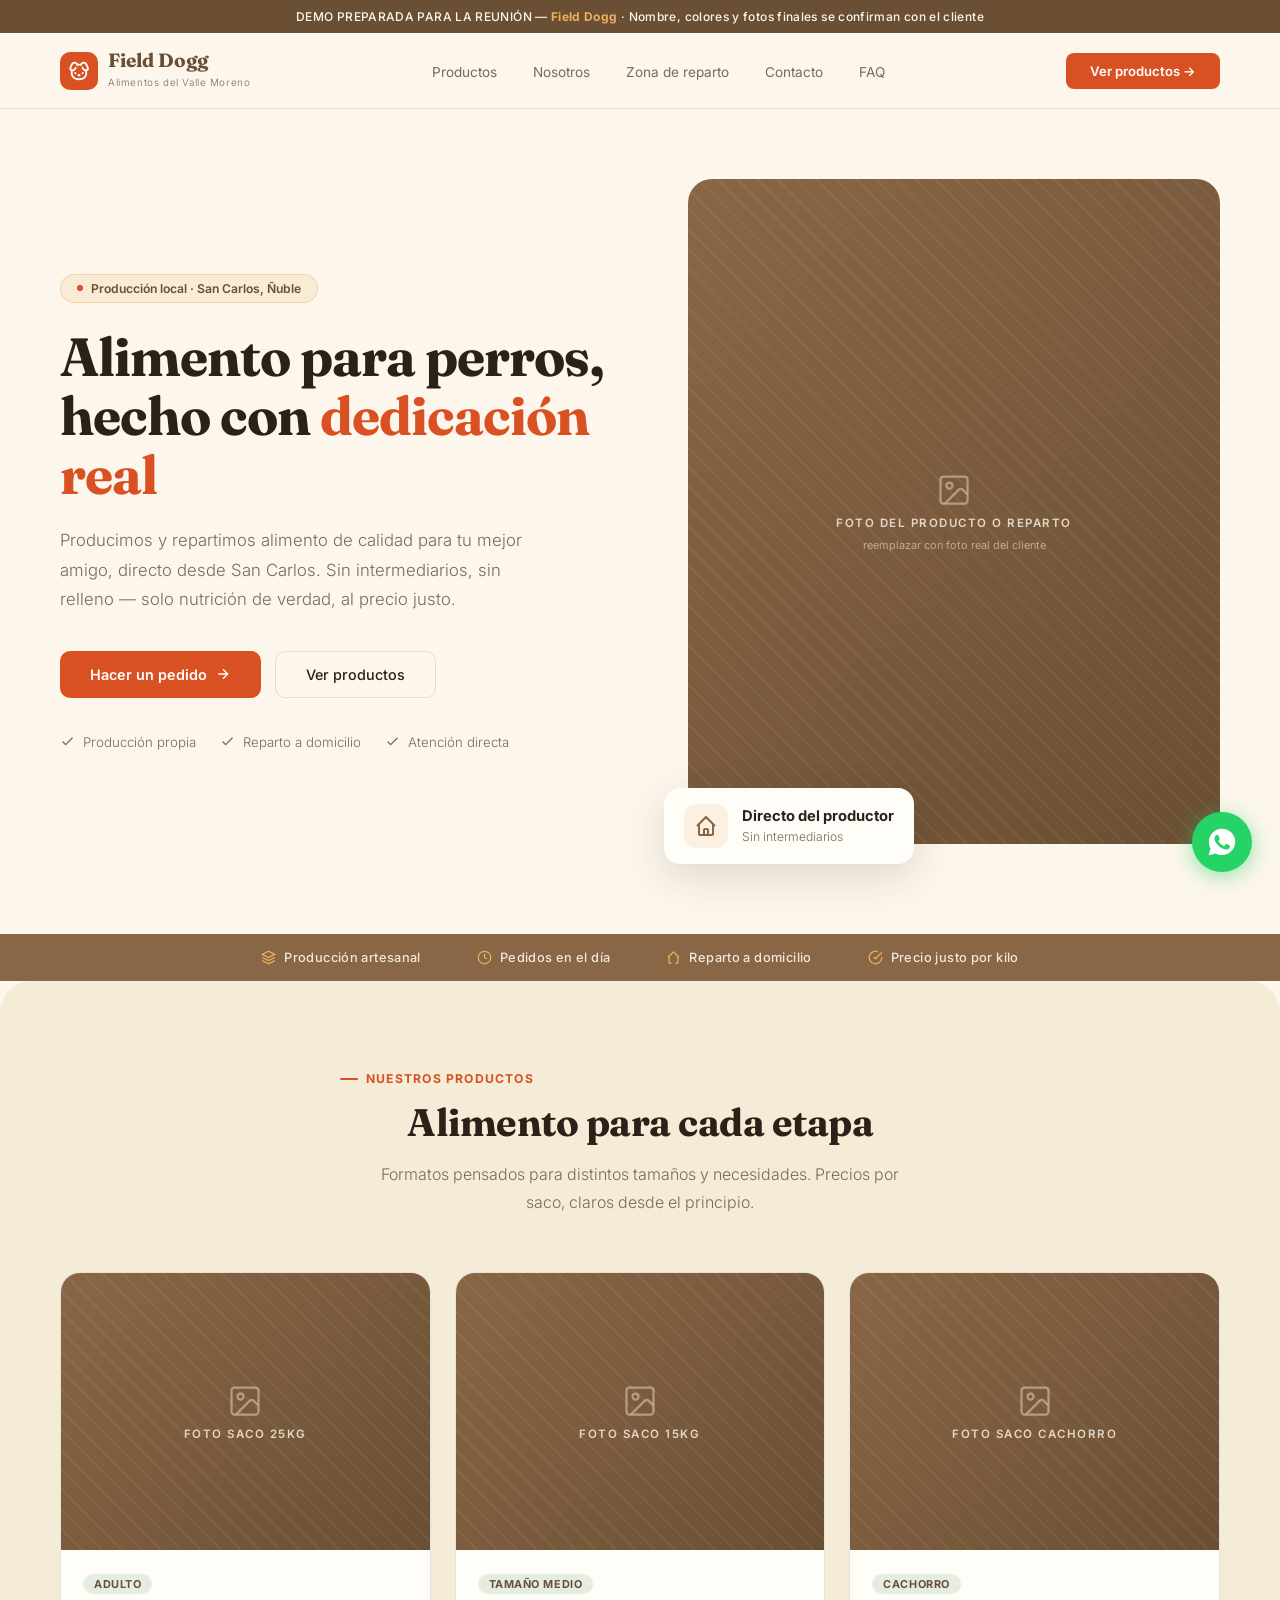
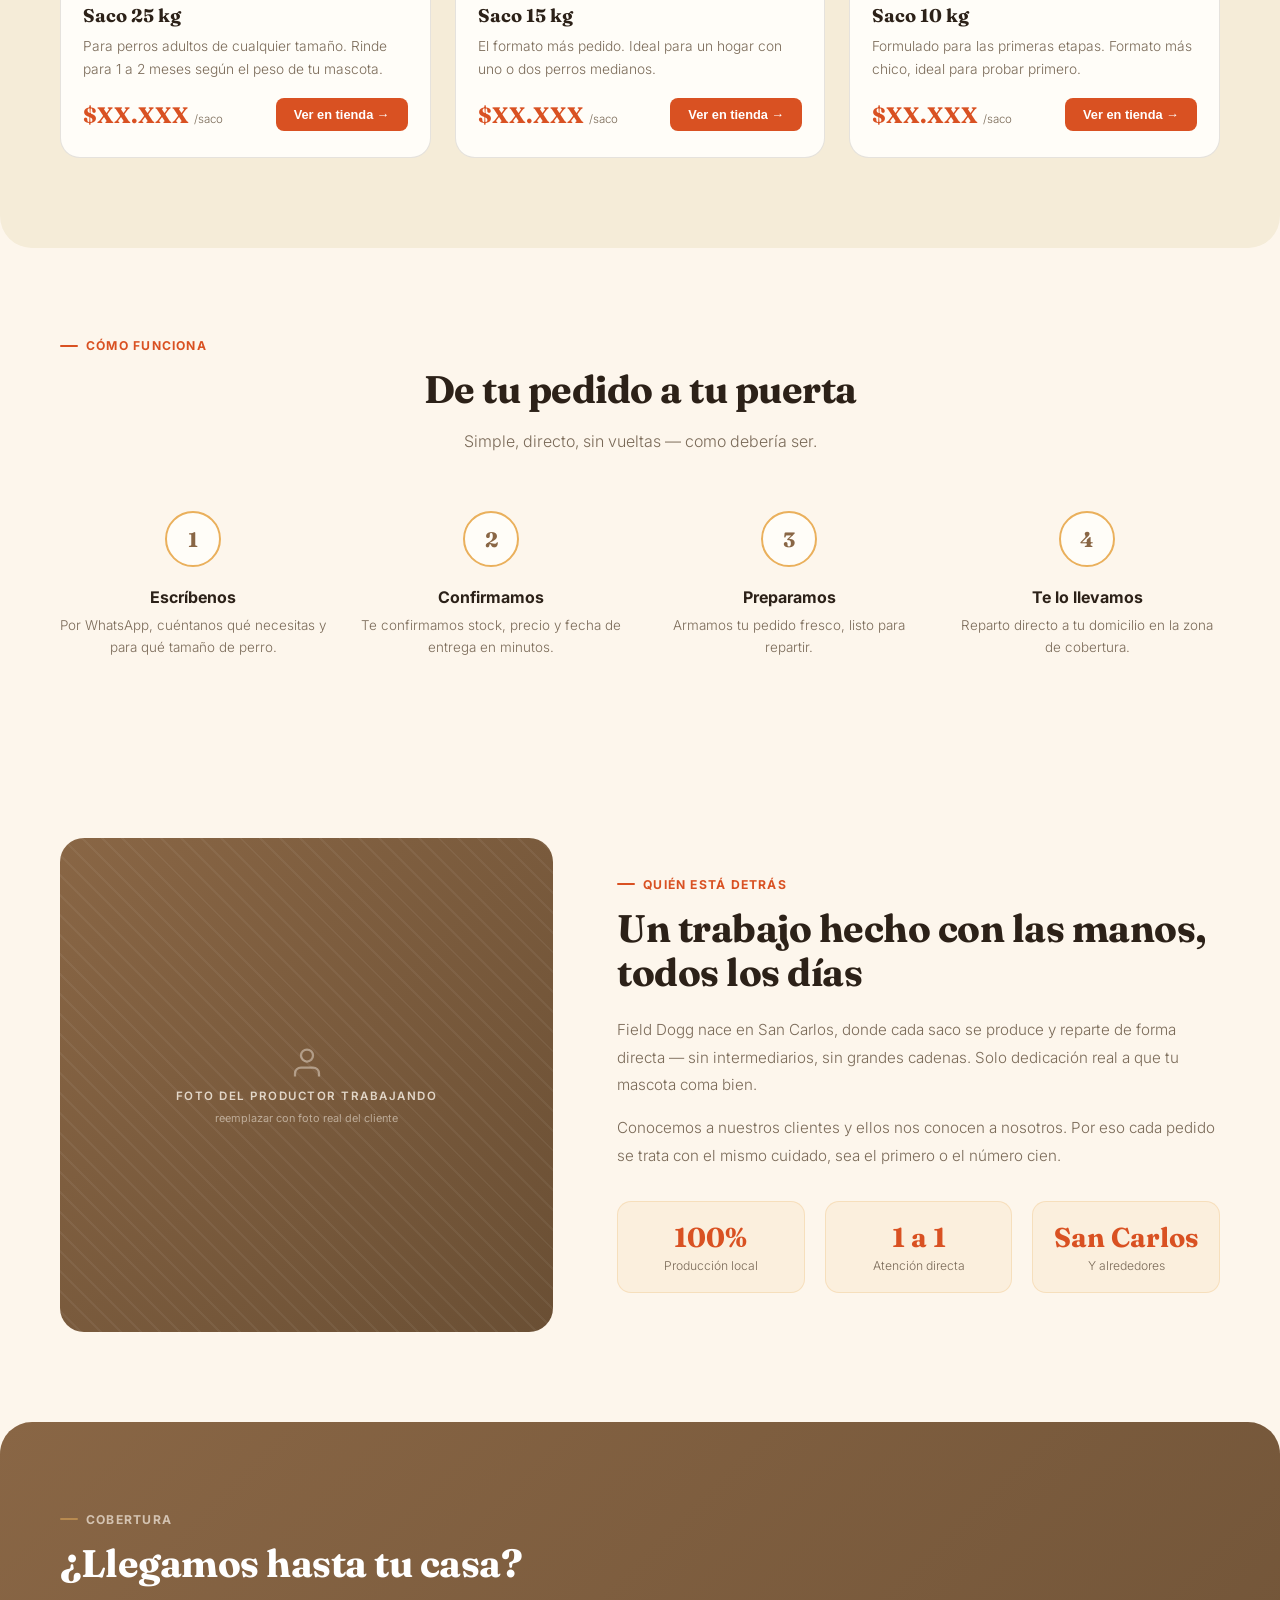
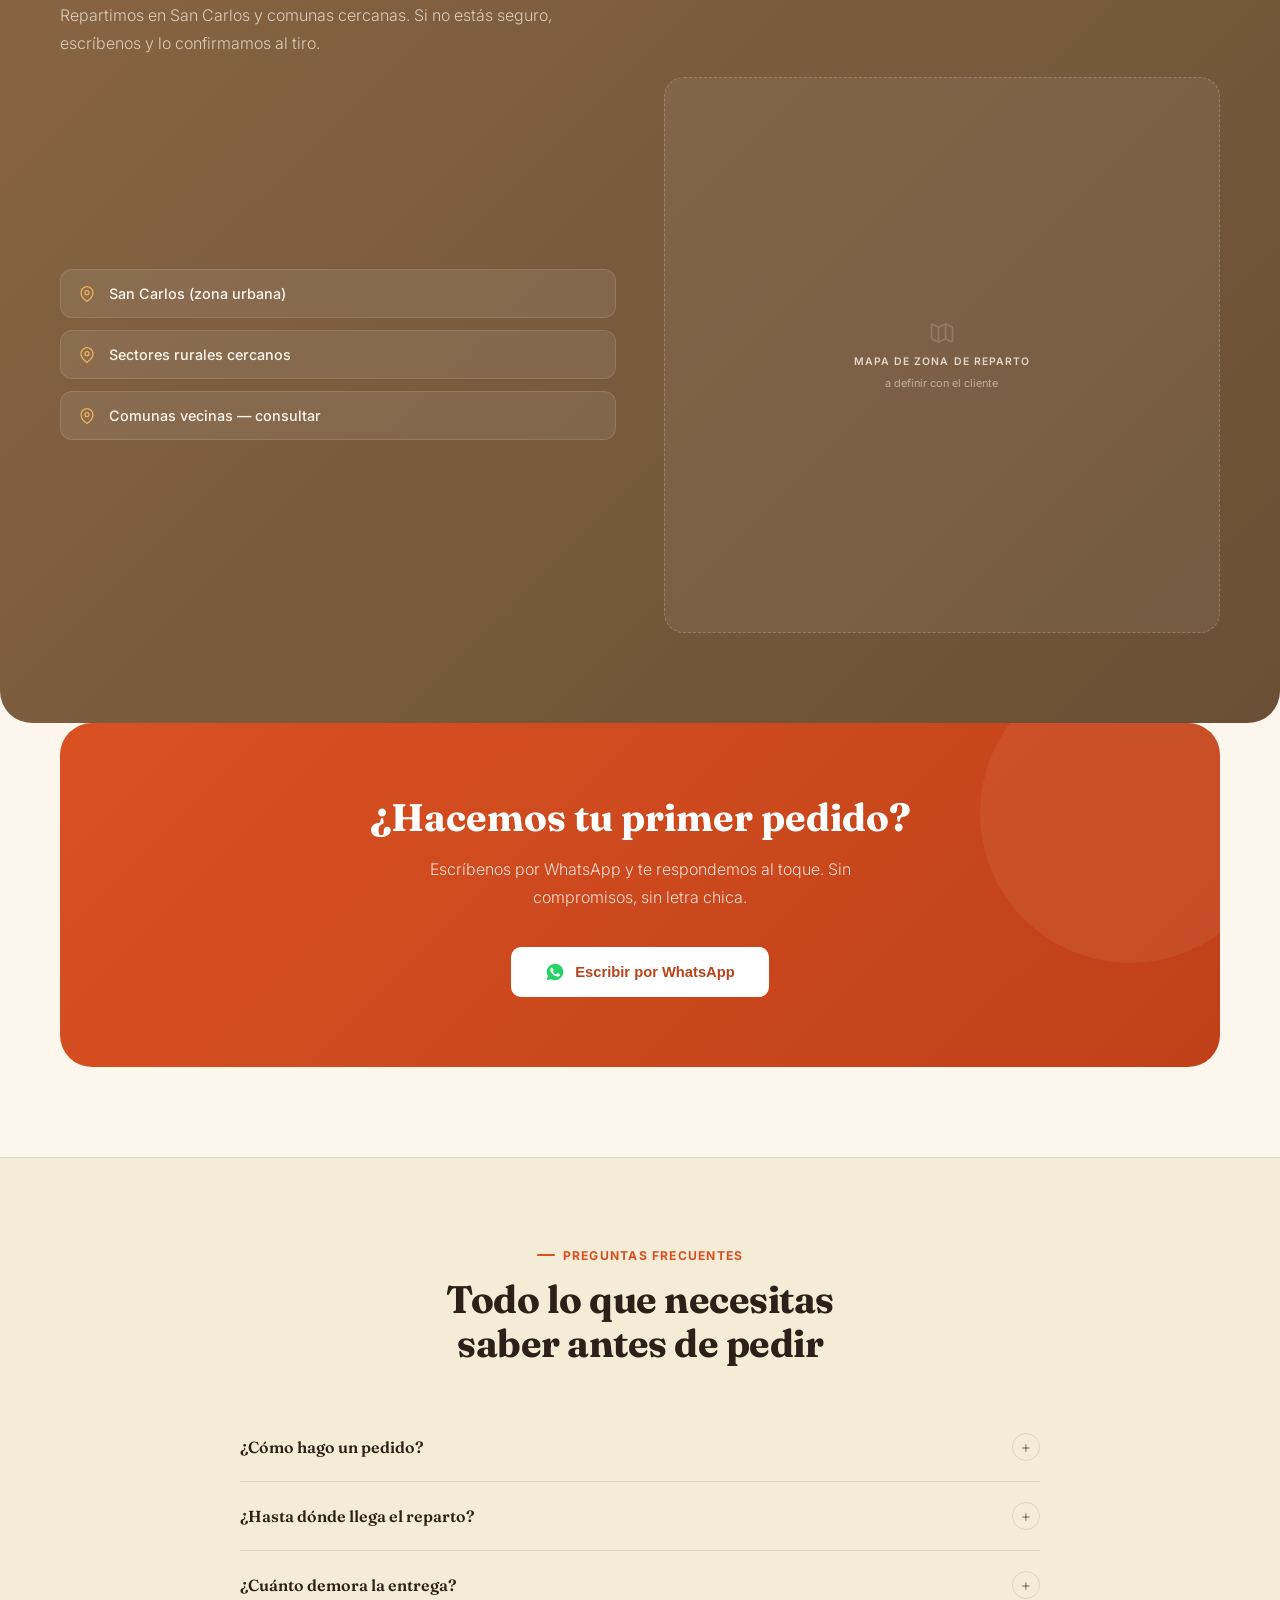
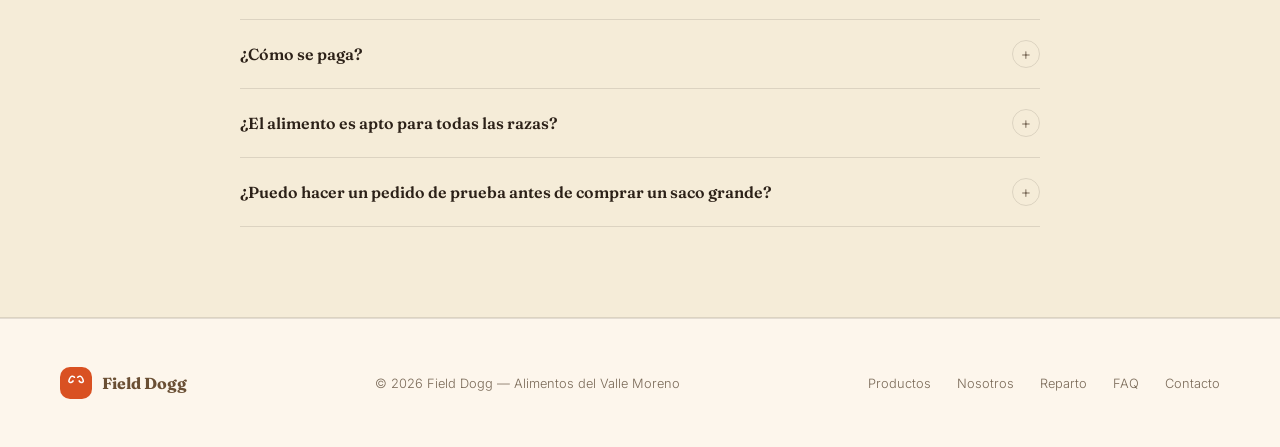
<file: index.html>
<!DOCTYPE html>
<html lang="es">
<head>
<meta charset="UTF-8">
<meta name="viewport" content="width=device-width, initial-scale=1.0">
<title>Field Dogg — Alimento natural para perros | San Carlos, Ñuble</title>

<!-- SEO -->
<meta name="description" content="Alimento natural para perros, producido y repartido directo desde San Carlos, Ñuble. Sin intermediarios, precio justo, reparto a domicilio. Pide por WhatsApp.">
<meta name="keywords" content="alimento perros San Carlos, comida perros Ñuble, alimento natural perros, food para perros San Carlos, comida para mascotas San Carlos">
<meta name="author" content="Field Dogg — Alimentos del Valle Moreno">

<!-- Open Graph (se ve bien al compartir por WhatsApp) -->
<meta property="og:title" content="Field Dogg — Alimento natural para perros">
<meta property="og:description" content="Producción local en San Carlos, Ñuble. Sin intermediarios, precio justo, reparto a domicilio. Escríbenos por WhatsApp.">
<meta property="og:type" content="website">
<meta property="og:locale" content="es_CL">

<!-- WhatsApp preview -->
<meta property="og:image:width" content="1200">
<meta property="og:image:height" content="630">
<link rel="stylesheet" href="field_dogg.css">
</head>
<body>

<div class="demo-banner">DEMO PREPARADA PARA LA REUNIÓN — <strong>Field Dogg</strong> · Nombre, colores y fotos finales se confirman con el cliente</div>

<!-- NAV -->
<nav>
  <div class="nav-logo">
    <div class="nav-logo-mark">
      <svg viewBox="0 0 24 24" fill="none" stroke-width="2" stroke-linecap="round" stroke-linejoin="round">
        <path d="M10 5.172C10 3.782 8.423 2.679 6.5 3c-2.823.47-4.113 6.006-4 7 .08.703 1.725 1.722 3.656 1 1.261-.472 1.96-1.45 2.344-2.5"></path>
        <path d="M14.267 5.172c0-1.39 1.577-2.493 3.5-2.172 2.823.47 4.113 6.006 4 7-.08.703-1.725 1.722-3.656 1-1.261-.472-1.855-1.45-2.239-2.5"></path>
        <path d="M8 14v.5"></path>
        <path d="M16 14v.5"></path>
        <path d="M11.25 16.25h1.5L12 17l-.75-.75Z"></path>
        <path d="M4.42 11.247A13.152 13.152 0 0 0 4 14.556C4 18.728 7.582 21 12 21s8-2.272 8-6.444c0-1.061-.162-2.2-.493-3.309m-9.243-6.082A8.801 8.801 0 0 1 12 5c.78 0 1.5.108 2.161.306"></path>
      </svg>
    </div>
    <div class="nav-logo-text">
      <h1>Field Dogg</h1>
      <span>Alimentos del Valle Moreno</span>
    </div>
  </div>
  <ul class="nav-links">
    <li><a href="#" onclick="openShop();return false;">Productos</a></li>
    <li><a href="#nosotros">Nosotros</a></li>
    <li><a href="#reparto">Zona de reparto</a></li>
    <li><a href="#contacto">Contacto</a></li>
    <li><a href="#faq">FAQ</a></li>
  </ul>
  <div style="display:flex;align-items:center;gap:12px">
    <button class="nav-cart-btn" id="navCartBtn" onclick="openShop('cart')" style="display:none;background:none;border:1.5px solid var(--border);border-radius:8px;padding:8px 16px;cursor:pointer;font-family:Inter,sans-serif;font-size:0.82rem;color:var(--ink)">
      🛒 <span id="navCartCount">0</span>
    </button>
    <button class="nav-cta" onclick="openShop();return false;">Ver productos →</button>
  </div>
</nav>

<!-- HERO -->
<section class="hero">
  <div class="hero-content">
    <div class="hero-eyebrow"><div class="dot"></div> Producción local · San Carlos, Ñuble</div>
    <h1>Alimento para perros, hecho con <em>dedicación real</em></h1>
    <p>Producimos y repartimos alimento de calidad para tu mejor amigo, directo desde San Carlos. Sin intermediarios, sin relleno — solo nutrición de verdad, al precio justo.</p>
    <div class="hero-actions">
      <button class="btn-primary" onclick="openShop();return false;">
        Hacer un pedido
        <svg width="16" height="16" viewBox="0 0 24 24" fill="none" stroke="currentColor" stroke-width="2"><path d="M5 12h14M12 5l7 7-7 7"/></svg>
      </button>
      <button class="btn-secondary" onclick="openShop();return false;">Ver productos</button>
    </div>
    <div class="hero-trust">
      <div class="trust-item"><svg viewBox="0 0 24 24" fill="none" stroke-width="2"><path d="M20 6L9 17l-5-5"/></svg> Producción propia</div>
      <div class="trust-item"><svg viewBox="0 0 24 24" fill="none" stroke-width="2"><path d="M20 6L9 17l-5-5"/></svg> Reparto a domicilio</div>
      <div class="trust-item"><svg viewBox="0 0 24 24" fill="none" stroke-width="2"><path d="M20 6L9 17l-5-5"/></svg> Atención directa</div>
    </div>
  </div>
  <div class="hero-visual">
    <div class="ph-img hero-img">
      <div class="ph-label">
        <svg viewBox="0 0 24 24" fill="none" stroke="currentColor" stroke-width="1.5"><rect x="3" y="3" width="18" height="18" rx="2"/><circle cx="9" cy="9" r="2"/><path d="m21 15-3.086-3.086a2 2 0 0 0-2.828 0L6 21"/></svg>
        <span>Foto del producto o reparto</span>
        <small>reemplazar con foto real del cliente</small>
      </div>
    </div>
    <div class="hero-badge">
      <div class="hero-badge-icon">
        <svg viewBox="0 0 24 24" fill="none" stroke="currentColor" stroke-width="2"><path d="M3 12l2-2m0 0l7-7 7 7M5 10v10a1 1 0 001 1h3m10-11l2 2m-2-2v10a1 1 0 01-1 1h-3m-6 0a1 1 0 001-1v-4a1 1 0 011-1h2a1 1 0 011 1v4a1 1 0 001 1m-6 0h6"/></svg>
      </div>
      <div>
        <strong>Directo del productor</strong>
        <span>Sin intermediarios</span>
      </div>
    </div>
  </div>
</section>

<!-- TRUST STRIP -->
<div class="trust-strip">
  <span><svg viewBox="0 0 24 24" fill="none" stroke="currentColor" stroke-width="2"><path d="M12 2L2 7l10 5 10-5-10-5z"/><path d="M2 17l10 5 10-5"/><path d="M2 12l10 5 10-5"/></svg> Producción artesanal</span>
  <span><svg viewBox="0 0 24 24" fill="none" stroke="currentColor" stroke-width="2"><circle cx="12" cy="12" r="10"/><path d="M12 6v6l4 2"/></svg> Pedidos en el día</span>
  <span><svg viewBox="0 0 24 24" fill="none" stroke="currentColor" stroke-width="2"><path d="M3 12l2-2m0 0l7-7 7 7M5 10v10a1 1 0 001 1h3m10-11l2 2m-2-2v10a1 1 0 01-1 1h-3"/></svg> Reparto a domicilio</span>
  <span><svg viewBox="0 0 24 24" fill="none" stroke="currentColor" stroke-width="2"><path d="M22 11.08V12a10 10 0 11-5.93-9.14"/><path d="M22 4L12 14.01l-3-3"/></svg> Precio justo por kilo</span>
</div>

<!-- PRODUCTOS -->
<section class="products-section" id="productos">
  <div class="products-header">
    <div class="section-eyebrow">Nuestros productos</div>
    <h2 class="section-title">Alimento para cada etapa</h2>
    <p class="section-sub">Formatos pensados para distintos tamaños y necesidades. Precios por saco, claros desde el principio.</p>
  </div>
  <div class="products-grid">
    <div class="product-card">
      <div class="ph-img product-img">
        <div class="ph-label">
          <svg viewBox="0 0 24 24" fill="none" stroke="currentColor" stroke-width="1.5"><rect x="3" y="3" width="18" height="18" rx="2"/><circle cx="9" cy="9" r="2"/><path d="m21 15-3.086-3.086a2 2 0 0 0-2.828 0L6 21"/></svg>
          <span>Foto saco 25kg</span>
        </div>
      </div>
      <div class="product-body">
        <span class="product-tag">Adulto</span>
        <h3>Saco 25 kg</h3>
        <p>Para perros adultos de cualquier tamaño. Rinde para 1 a 2 meses según el peso de tu mascota.</p>
        <div class="product-footer">
          <div class="product-price">$XX.XXX <span>/saco</span></div>
          <a href="https://wa.me/56984327516?text=Hola!%20Quiero%20pedir%20un%20saco%20de%2025%20kg%20(Adulto).%20%C2%BFTienen%20stock%20disponible%3F" target="_blank" rel="noopener">
            <button class="product-btn" onclick="openShop();event.preventDefault()">Ver en tienda →</button>
          </a>
        </div>
      </div>
    </div>
    <div class="product-card">
      <div class="ph-img product-img">
        <div class="ph-label">
          <svg viewBox="0 0 24 24" fill="none" stroke="currentColor" stroke-width="1.5"><rect x="3" y="3" width="18" height="18" rx="2"/><circle cx="9" cy="9" r="2"/><path d="m21 15-3.086-3.086a2 2 0 0 0-2.828 0L6 21"/></svg>
          <span>Foto saco 15kg</span>
        </div>
      </div>
      <div class="product-body">
        <span class="product-tag">Tamaño medio</span>
        <h3>Saco 15 kg</h3>
        <p>El formato más pedido. Ideal para un hogar con uno o dos perros medianos.</p>
        <div class="product-footer">
          <div class="product-price">$XX.XXX <span>/saco</span></div>
          <a href="https://wa.me/56984327516?text=Hola!%20Quiero%20pedir%20un%20saco%20de%2015%20kg%20(Tama%C3%B1o%20medio).%20%C2%BFTienen%20stock%20disponible%3F" target="_blank" rel="noopener">
            <button class="product-btn" onclick="openShop();event.preventDefault()">Ver en tienda →</button>
          </a>
        </div>
      </div>
    </div>
    <div class="product-card">
      <div class="ph-img product-img">
        <div class="ph-label">
          <svg viewBox="0 0 24 24" fill="none" stroke="currentColor" stroke-width="1.5"><rect x="3" y="3" width="18" height="18" rx="2"/><circle cx="9" cy="9" r="2"/><path d="m21 15-3.086-3.086a2 2 0 0 0-2.828 0L6 21"/></svg>
          <span>Foto saco cachorro</span>
        </div>
      </div>
      <div class="product-body">
        <span class="product-tag">Cachorro</span>
        <h3>Saco 10 kg</h3>
        <p>Formulado para las primeras etapas. Formato más chico, ideal para probar primero.</p>
        <div class="product-footer">
          <div class="product-price">$XX.XXX <span>/saco</span></div>
          <a href="https://wa.me/56984327516?text=Hola!%20Quiero%20pedir%20un%20saco%20de%2010%20kg%20(Cachorro).%20%C2%BFTienen%20stock%20disponible%3F" target="_blank" rel="noopener">
            <button class="product-btn" onclick="openShop();event.preventDefault()">Ver en tienda →</button>
          </a>
        </div>
      </div>
    </div>
  </div>
</section>

<!-- PROCESO -->
<section id="proceso">
  <div class="section-eyebrow" style="text-align:center">Cómo funciona</div>
  <h2 class="section-title" style="text-align:center;margin:0 auto">De tu pedido a tu puerta</h2>
  <p class="section-sub" style="text-align:center;margin:16px auto 0">Simple, directo, sin vueltas — como debería ser.</p>
  <div class="process-grid">
    <div class="process-step">
      <div class="process-num">1</div>
      <h4>Escríbenos</h4>
      <p>Por WhatsApp, cuéntanos qué necesitas y para qué tamaño de perro.</p>
    </div>
    <div class="process-step">
      <div class="process-num">2</div>
      <h4>Confirmamos</h4>
      <p>Te confirmamos stock, precio y fecha de entrega en minutos.</p>
    </div>
    <div class="process-step">
      <div class="process-num">3</div>
      <h4>Preparamos</h4>
      <p>Armamos tu pedido fresco, listo para repartir.</p>
    </div>
    <div class="process-step">
      <div class="process-num">4</div>
      <h4>Te lo llevamos</h4>
      <p>Reparto directo a tu domicilio en la zona de cobertura.</p>
    </div>
  </div>
</section>

<!-- SOBRE NOSOTROS -->
<section class="about-section" id="nosotros">
  <div class="ph-img about-img">
    <div class="ph-label">
      <svg viewBox="0 0 24 24" fill="none" stroke="currentColor" stroke-width="1.5"><path d="M20 21v-2a4 4 0 0 0-4-4H8a4 4 0 0 0-4 4v2"/><circle cx="12" cy="7" r="4"/></svg>
      <span>Foto del productor trabajando</span>
      <small>reemplazar con foto real del cliente</small>
    </div>
  </div>
  <div class="about-content">
    <div class="section-eyebrow">Quién está detrás</div>
    <h2 class="section-title">Un trabajo hecho con las manos, todos los días</h2>
    <p>Field Dogg nace en San Carlos, donde cada saco se produce y reparte de forma directa — sin intermediarios, sin grandes cadenas. Solo dedicación real a que tu mascota coma bien.</p>
    <p>Conocemos a nuestros clientes y ellos nos conocen a nosotros. Por eso cada pedido se trata con el mismo cuidado, sea el primero o el número cien.</p>
    <div class="about-stats">
      <div class="about-stat"><strong>100%</strong><span>Producción local</span></div>
      <div class="about-stat"><strong>1 a 1</strong><span>Atención directa</span></div>
      <div class="about-stat"><strong>San Carlos</strong><span>Y alrededores</span></div>
    </div>
  </div>
</section>

<!-- ZONA DE REPARTO -->
<section class="zone-section" id="reparto">
  <div class="section-eyebrow">Cobertura</div>
  <h2 class="section-title">¿Llegamos hasta tu casa?</h2>
  <p class="section-sub">Repartimos en San Carlos y comunas cercanas. Si no estás seguro, escríbenos y lo confirmamos al tiro.</p>
  <div class="zone-grid">
    <div class="zone-list">
      <div class="zone-item">
        <svg viewBox="0 0 24 24" fill="none" stroke="currentColor" stroke-width="2"><path d="M21 10c0 7-9 13-9 13s-9-6-9-13a9 9 0 0 1 18 0z"/><circle cx="12" cy="10" r="3"/></svg>
        <span>San Carlos (zona urbana)</span>
      </div>
      <div class="zone-item">
        <svg viewBox="0 0 24 24" fill="none" stroke="currentColor" stroke-width="2"><path d="M21 10c0 7-9 13-9 13s-9-6-9-13a9 9 0 0 1 18 0z"/><circle cx="12" cy="10" r="3"/></svg>
        <span>Sectores rurales cercanos</span>
      </div>
      <div class="zone-item">
        <svg viewBox="0 0 24 24" fill="none" stroke="currentColor" stroke-width="2"><path d="M21 10c0 7-9 13-9 13s-9-6-9-13a9 9 0 0 1 18 0z"/><circle cx="12" cy="10" r="3"/></svg>
        <span>Comunas vecinas — consultar</span>
      </div>
    </div>
    <div class="zone-map">
      <div class="ph-label" style="height:100%;justify-content:center">
        <svg viewBox="0 0 24 24" fill="none" stroke="currentColor" stroke-width="1.5"><path d="M9 20l-5.447-2.724A1 1 0 0 1 3 16.382V5.618a1 1 0 0 1 1.447-.894L9 7m0 13l6-3m-6 3V7m6 10l4.553 2.276A1 1 0 0 0 21 18.382V7.618a1 1 0 0 0-.553-.894L15 4m0 13V4m0 0L9 7"/></svg>
        <span>Mapa de zona de reparto</span>
        <small>a definir con el cliente</small>
      </div>
    </div>
  </div>
</section>

<!-- WHATSAPP CTA -->
<section style="padding-top:0">
  <div class="wa-section" id="contacto">
    <h2>¿Hacemos tu primer pedido?</h2>
    <p>Escríbenos por WhatsApp y te respondemos al toque. Sin compromisos, sin letra chica.</p>
    <button class="wa-btn" onclick="window.open('https://wa.me/56984327516?text=Hola!%20Vi%20su%20p%C3%A1gina%20web%20y%20me%20interesa%20hacer%20un%20pedido%20de%20alimento%20para%20mi%20perro.%20%C2%BFPodr%C3%ADan%20darme%20m%C3%A1s%20informaci%C3%B3n%3F','_blank')">
      <svg viewBox="0 0 24 24" fill="currentColor"><path d="M12.04 2C6.58 2 2.13 6.45 2.13 11.91c0 1.72.45 3.4 1.3 4.88L2 22l5.35-1.4c1.42.78 3.02 1.19 4.66 1.19h.01c5.46 0 9.9-4.45 9.9-9.91 0-2.65-1.03-5.14-2.9-7.01A9.82 9.82 0 0 0 12.05 2zm5.79 14.16c-.24.68-1.4 1.3-1.93 1.38-.5.08-1.12.11-1.81-.11-.42-.13-.95-.31-1.64-.6-2.88-1.24-4.76-4.14-4.9-4.33-.14-.19-1.17-1.55-1.17-2.97s.74-2.1 1-2.39c.26-.28.57-.36.76-.36.19 0 .38 0 .55.01.18.01.41-.07.64.49.24.57.81 1.98.88 2.12.07.14.12.31.02.5-.1.19-.15.31-.29.47-.14.17-.3.37-.43.5-.14.14-.29.29-.13.57.17.28.74 1.22 1.59 1.98 1.09.97 2.01 1.27 2.29 1.41.28.14.44.12.6-.07.17-.19.71-.83.9-1.11.19-.28.38-.23.64-.14.26.09 1.66.78 1.95.93.28.14.47.21.54.33.07.12.07.69-.17 1.37z"/></svg>
      Escribir por WhatsApp
    </button>
  </div>
</section>


<!-- FAQ -->
<section class="faq-section" id="faq">
  <div style="max-width:1000px;margin:0 auto;padding:0 60px">
    <div class="section-eyebrow reveal" style="justify-content:center">Preguntas frecuentes</div>
    <h2 class="section-title reveal" style="text-align:center">Todo lo que necesitas<br>saber antes de pedir</h2>
    <div class="faq-grid reveal">

      <div class="faq-item">
        <button class="faq-question">
          ¿Cómo hago un pedido?
          <span class="faq-icon">+</span>
        </button>
        <div class="faq-answer">
          Es muy simple — escríbenos por WhatsApp al +56 9 8432 7516, dinos qué saco necesitas y tu dirección. Te confirmamos stock y precio al toque, y coordinamos la entrega.
        </div>
      </div>

      <div class="faq-item">
        <button class="faq-question">
          ¿Hasta dónde llega el reparto?
          <span class="faq-icon">+</span>
        </button>
        <div class="faq-answer">
          Repartimos en San Carlos y sectores cercanos. Si no estás seguro si llegamos hasta tu dirección, escríbenos y te confirmamos al instante — sin compromiso.
        </div>
      </div>

      <div class="faq-item">
        <button class="faq-question">
          ¿Cuánto demora la entrega?
          <span class="faq-icon">+</span>
        </button>
        <div class="faq-answer">
          Normalmente coordinamos la entrega para el mismo día o el día siguiente, dependiendo de tu ubicación y disponibilidad. Te avisamos la hora exacta por WhatsApp.
        </div>
      </div>

      <div class="faq-item">
        <button class="faq-question">
          ¿Cómo se paga?
          <span class="faq-icon">+</span>
        </button>
        <div class="faq-answer">
          Aceptamos transferencia bancaria y efectivo contra entrega. Te damos los datos por WhatsApp una vez que confirmes tu pedido.
        </div>
      </div>

      <div class="faq-item">
        <button class="faq-question">
          ¿El alimento es apto para todas las razas?
          <span class="faq-icon">+</span>
        </button>
        <div class="faq-answer">
          Sí, nuestro alimento está formulado para perros de todas las razas. Tenemos formato adulto (sacos de 15 y 25 kg) y formato cachorro (saco de 10 kg). Si tienes dudas sobre cuál es mejor para tu perro, consúltanos por WhatsApp.
        </div>
      </div>

      <div class="faq-item">
        <button class="faq-question">
          ¿Puedo hacer un pedido de prueba antes de comprar un saco grande?
          <span class="faq-icon">+</span>
        </button>
        <div class="faq-answer">
          ¡Por supuesto! El saco de 10 kg es ideal para empezar y conocer el alimento. También puedes escribirnos y vemos la mejor opción para tu caso.
        </div>
      </div>

    </div>
  </div>
</section>

<!-- WHATSAPP FLOTANTE -->
<a href="https://wa.me/56984327516?text=Hola!%20Vi%20su%20p%C3%A1gina%20web%20y%20me%20interesa%20hacer%20un%20pedido." target="_blank" rel="noopener" style="text-decoration:none">
  <button class="wa-float" aria-label="Contactar por WhatsApp">
    <div class="wa-float-label">¡Escríbenos!</div>
    <svg viewBox="0 0 24 24"><path d="M12.04 2C6.58 2 2.13 6.45 2.13 11.91c0 1.72.45 3.4 1.3 4.88L2 22l5.35-1.4c1.42.78 3.02 1.19 4.66 1.19h.01c5.46 0 9.9-4.45 9.9-9.91 0-2.65-1.03-5.14-2.9-7.01A9.82 9.82 0 0 0 12.05 2zm5.79 14.16c-.24.68-1.4 1.3-1.93 1.38-.5.08-1.12.11-1.81-.11-.42-.13-.95-.31-1.64-.6-2.88-1.24-4.76-4.14-4.9-4.33-.14-.19-1.17-1.55-1.17-2.97s.74-2.1 1-2.39c.26-.28.57-.36.76-.36.19 0 .38 0 .55.01.18.01.41-.07.64.49.24.57.81 1.98.88 2.12.07.14.12.31.02.5-.1.19-.15.31-.29.47-.14.17-.3.37-.43.5-.14.14-.29.29-.13.57.17.28.74 1.22 1.59 1.98 1.09.97 2.01 1.27 2.29 1.41.28.14.44.12.6-.07.17-.19.71-.83.9-1.11.19-.28.38-.23.64-.14.26.09 1.66.78 1.95.93.28.14.47.21.54.33.07.12.07.69-.17 1.37z"/></svg>
  </button>
</a>

<!-- FOOTER -->
<footer>
  <div class="nav-logo">
    <div class="nav-logo-mark" style="width:32px;height:32px">
      <svg viewBox="0 0 24 24" fill="none" stroke="currentColor" stroke-width="2" style="width:18px;height:18px">
        <path d="M10 5.172C10 3.782 8.423 2.679 6.5 3c-2.823.47-4.113 6.006-4 7 .08.703 1.725 1.722 3.656 1 1.261-.472 1.96-1.45 2.344-2.5"></path>
        <path d="M14.267 5.172c0-1.39 1.577-2.493 3.5-2.172 2.823.47 4.113 6.006 4 7-.08.703-1.725 1.722-3.656 1-1.261-.472-1.855-1.45-2.239-2.5"></path>
      </svg>
    </div>
    <span style="font-family:'Fraunces',serif;font-weight:700;color:var(--olive-dark)">Field Dogg</span>
  </div>
  <div class="footer-copy">© 2026 Field Dogg — Alimentos del Valle Moreno</div>
  <div class="footer-links">
    <a href="#" onclick="openShop();return false;">Productos</a>
    <a href="#nosotros">Nosotros</a>
    <a href="#reparto">Reparto</a>
    <a href="#faq">FAQ</a>
    <a href="#contacto">Contacto</a>
  </div>
</footer>

<script>
// FAQ accordion
document.querySelectorAll('.faq-question').forEach(btn => {
  btn.addEventListener('click', () => {
    const item = btn.parentElement;
    const isOpen = item.classList.contains('open');
    document.querySelectorAll('.faq-item.open').forEach(i => i.classList.remove('open'));
    if (!isOpen) item.classList.add('open');
  });
});



// ═══ SHOP MODAL ═══
let mCart = JSON.parse(localStorage.getItem('fd_cart') || '[]');

function openShop(view) {
  const overlay = document.getElementById('shopOverlay');
  const modal   = document.getElementById('shopModal');
  overlay.style.display = 'block';
  modal.style.display   = 'flex';
  document.body.style.overflow = 'hidden';
  requestAnimationFrame(() => {
    overlay.style.opacity = '1';
    modal.style.opacity   = '1';
    modal.style.transform = 'translate(-50%,-50%) scale(1)';
  });
  updateModalCart();
  if (view === 'cart' && mCart.length > 0) openCartPanel();
}

function closeShop() {
  const overlay = document.getElementById('shopOverlay');
  const modal   = document.getElementById('shopModal');
  overlay.style.opacity = '0';
  modal.style.opacity   = '0';
  modal.style.transform = 'translate(-50%,-50%) scale(0.96)';
  setTimeout(() => {
    overlay.style.display = 'none';
    modal.style.display   = 'none';
    document.body.style.overflow = '';
  }, 300);
}

document.addEventListener('keydown', e => { if(e.key === 'Escape') closeShop(); });

function openCartPanel() {
  document.getElementById('modalCartPanel').style.width = '300px';
}
function closeCartPanel() {
  document.getElementById('modalCartPanel').style.width = '0';
}
function toggleCart() {
  const panel = document.getElementById('modalCartPanel');
  panel.style.width = panel.style.width === '300px' ? '0' : '300px';
}

function modalAddToCart(name, price, btn) {
  const ex = mCart.find(i => i.name === name);
  if (ex) ex.qty++; else mCart.push({ name, price, qty: 1 });
  localStorage.setItem('fd_cart', JSON.stringify(mCart));
  btn.textContent = '✓ Agregado';
  btn.classList.add('added');
  setTimeout(() => { btn.textContent = '+ Agregar'; btn.classList.remove('added'); }, 1400);
  updateModalCart();
  openCartPanel();
}

function updateModalCart() {
  const total = mCart.reduce((s,i) => s + i.qty, 0);
  // Nav cart badge
  const navBtn = document.getElementById('navCartBtn');
  const navCount = document.getElementById('navCartCount');
  if (navBtn) { navBtn.style.display = total > 0 ? 'flex' : 'none'; if(navCount) navCount.textContent = total; }
  // Modal cart badge
  const mCount = document.getElementById('modalCartCount');
  if (mCount) {
    mCount.textContent = total;
    mCount.style.display = total > 0 ? 'flex' : 'none';
  }
  // Cart items
  const container = document.getElementById('modalCartItems');
  const footer    = document.getElementById('modalCartFooter');
  if (!container) return;
  if (mCart.length === 0) {
    container.innerHTML = '<div style="text-align:center;padding:40px 0;color:#7A6A58;font-size:0.85rem;font-family:Inter,sans-serif">Tu carrito está vacío<br><span style="font-size:1.5rem">🛒</span></div>';
    if (footer) footer.style.display = 'none';
    return;
  }
  container.innerHTML = mCart.map((item,i) => `
    <div class="mcart-item">
      <div class="mcart-item-img">
        <svg width="22" height="22" viewBox="0 0 24 24" fill="none" stroke="rgba(253,246,236,0.4)" stroke-width="1.2"><rect x="3" y="3" width="18" height="18" rx="2"/><circle cx="9" cy="9" r="2"/><path d="m21 15-3.1-3.1a2 2 0 0 0-2.8 0L6 21"/></svg>
      </div>
      <div style="flex:1">
        <div class="mcart-item-name">${item.name}</div>
        <div class="mcart-item-price">$${item.price} / saco</div>
        <div class="mcart-qty">
          <button onclick="mChQty(${i},-1)">−</button>
          <span>${item.qty}</span>
          <button onclick="mChQty(${i},1)">+</button>
          <button class="mcart-remove" onclick="mRemove(${i})">Eliminar</button>
        </div>
      </div>
    </div>`).join('');
  if (footer) footer.style.display = 'block';
}

function mChQty(i, d) {
  mCart[i].qty += d;
  if (mCart[i].qty <= 0) mCart.splice(i,1);
  localStorage.setItem('fd_cart', JSON.stringify(mCart));
  updateModalCart();
}
function mRemove(i) {
  mCart.splice(i,1);
  localStorage.setItem('fd_cart', JSON.stringify(mCart));
  updateModalCart();
}

function filterProducts(btn) {
  document.querySelectorAll('.mfilter').forEach(b => b.classList.remove('active'));
  btn.classList.add('active');
  const f = btn.dataset.filter;
  document.querySelectorAll('.mpcard').forEach(card => {
    card.style.display = (f === 'todos' || card.dataset.cat === f) ? 'block' : 'none';
  });
}

// Sync cart on load
updateModalCart();


// Scroll reveal
const revealObs = new IntersectionObserver((entries) => {
  entries.forEach(entry => {
    if (entry.isIntersecting) {
      const idx = Array.from(entry.target.parentElement.children).indexOf(entry.target);
      setTimeout(() => entry.target.classList.add('visible'), 80 * (idx || 0));
    }
  });
}, { threshold: 0.1, rootMargin: '0px 0px -50px 0px' });
document.querySelectorAll('.reveal').forEach(el => revealObs.observe(el));

</script>


<!-- ═══ SHOP MODAL ═══ -->
<div id="shopOverlay" style="display:none;position:fixed;inset:0;background:rgba(44,33,24,0.55);z-index:500;backdrop-filter:blur(4px);-webkit-backdrop-filter:blur(4px);opacity:0;transition:opacity 0.3s ease" onclick="closeShop()"></div>

<div id="shopModal" style="display:none;position:fixed;top:50%;left:50%;transform:translate(-50%,-50%) scale(0.96);z-index:501;width:min(1100px,95vw);height:min(88vh,860px);background:#FDF6EC;border-radius:24px;overflow:hidden;box-shadow:0 32px 80px rgba(44,33,24,0.25);opacity:0;transition:opacity 0.3s ease,transform 0.3s ease;display:flex;flex-direction:column">

  <!-- Modal header -->
  <div style="display:flex;align-items:center;justify-content:space-between;padding:20px 28px;border-bottom:1px solid rgba(44,33,24,0.1);background:#FDF6EC;flex-shrink:0">
    <div style="display:flex;align-items:center;gap:16px">
      <div style="width:34px;height:34px;border-radius:9px;background:#D95122;display:flex;align-items:center;justify-content:center">
        <svg width="18" height="18" viewBox="0 0 32 32" fill="none"><circle cx="10" cy="8" r="3" fill="white"/><circle cx="22" cy="8" r="3" fill="white"/><circle cx="6" cy="15" r="2.5" fill="white"/><circle cx="26" cy="15" r="2.5" fill="white"/><ellipse cx="16" cy="23" rx="8" ry="7" fill="white"/></svg>
      </div>
      <div>
        <div style="font-family:'Fraunces',serif;font-weight:700;font-size:1rem;color:#2C2118">Nuestros productos</div>
        <div style="font-size:0.62rem;color:#7A6A58;letter-spacing:0.06em">Field Dogg — Alimentos del Valle Moreno</div>
      </div>
    </div>
    <div style="display:flex;align-items:center;gap:12px">
      <button id="modalCartToggle" onclick="toggleCart()" style="display:flex;align-items:center;gap:8px;padding:8px 16px;background:none;border:1.5px solid rgba(44,33,24,0.12);border-radius:8px;cursor:pointer;font-family:Inter,sans-serif;font-size:0.82rem;color:#2C2118;transition:all 0.15s">
        <svg width="16" height="16" viewBox="0 0 24 24" fill="none" stroke="currentColor" stroke-width="1.8"><path d="M6 2L3 6v14a2 2 0 002 2h14a2 2 0 002-2V6l-3-4z"/><line x1="3" y1="6" x2="21" y2="6"/><path d="M16 10a4 4 0 01-8 0"/></svg>
        Carrito <span id="modalCartCount" style="background:#D95122;color:white;border-radius:50%;width:18px;height:18px;font-size:0.65rem;font-weight:700;display:none;align-items:center;justify-content:center">0</span>
      </button>
      <button onclick="closeShop()" style="width:36px;height:36px;border-radius:8px;background:rgba(44,33,24,0.06);border:none;cursor:pointer;display:flex;align-items:center;justify-content:center;transition:background 0.15s" onmouseover="this.style.background='rgba(44,33,24,0.1)'" onmouseout="this.style.background='rgba(44,33,24,0.06)'">
        <svg width="16" height="16" viewBox="0 0 24 24" fill="none" stroke="#2C2118" stroke-width="2"><path d="M18 6L6 18M6 6l12 12"/></svg>
      </button>
    </div>
  </div>

  <!-- Modal body: productos + carrito sidebar -->
  <div style="display:flex;flex:1;overflow:hidden">

    <!-- PRODUCTOS PANEL -->
    <div id="shopProducts" style="flex:1;overflow-y:auto;padding:28px 32px">

      <!-- Filtros -->
      <div style="display:flex;gap:8px;margin-bottom:24px;flex-wrap:wrap;align-items:center;justify-content:space-between">
        <p style="font-size:0.88rem;color:#7A6A58;font-family:Inter,sans-serif">Alimento natural, producido localmente en San Carlos.</p>
        <div style="display:flex;gap:8px">
          <button class="mfilter active" data-filter="todos" onclick="filterProducts(this)">Todos</button>
          <button class="mfilter" data-filter="adulto" onclick="filterProducts(this)">Adulto</button>
          <button class="mfilter" data-filter="cachorro" onclick="filterProducts(this)">Cachorro</button>
        </div>
      </div>

      <!-- Promo -->
      <div style="background:#D95122;border-radius:14px;padding:20px 24px;display:flex;align-items:center;justify-content:space-between;margin-bottom:24px;gap:16px">
        <div>
          <div style="font-family:'Fraunces',serif;font-weight:700;font-size:1.05rem;color:white;margin-bottom:4px">🐾 Lleva 2 sacos y te hacemos descuento</div>
          <div style="font-size:0.78rem;color:rgba(255,255,255,0.8)">Compra 2 o más y coordinamos precio especial. Escríbenos antes de pedir.</div>
        </div>
        <div style="background:rgba(255,255,255,0.15);border:1px solid rgba(255,255,255,0.25);border-radius:8px;padding:6px 16px;font-family:'Fraunces',serif;font-weight:700;font-size:0.95rem;color:white;white-space:nowrap">COMBO x2</div>
      </div>

      <!-- Grid productos -->
      <div id="modalProductGrid" style="display:grid;grid-template-columns:repeat(3,1fr);gap:18px">

        <div class="mpcard" data-cat="adulto">
          <div class="mpcard-img">
            <div style="font-size:0.6rem;letter-spacing:0.1em;text-transform:uppercase;color:rgba(253,246,236,0.4);text-align:center">
              <svg width="24" height="24" viewBox="0 0 24 24" fill="none" stroke="rgba(253,246,236,0.3)" stroke-width="1.2"><rect x="3" y="3" width="18" height="18" rx="2"/><circle cx="9" cy="9" r="2"/><path d="m21 15-3.1-3.1a2 2 0 0 0-2.8 0L6 21"/></svg>
              <div style="margin-top:6px">foto saco 25 kg</div>
            </div>
            <div class="mpcard-badge" style="background:#EAB05C">⭐ Más pedido</div>
          </div>
          <div class="mpcard-body">
            <div class="mpcard-cat">Adulto</div>
            <h3 class="mpcard-name">Saco 25 kg</h3>
            <p class="mpcard-desc">Para perros adultos de cualquier raza. Rinde 1 a 2 meses según el tamaño de tu mascota.</p>
            <div class="mpcard-footer">
              <div class="mpcard-price">$XX.XXX<small>/saco</small></div>
              <button class="madd-btn" onclick="modalAddToCart('Saco 25 kg','XX.XXX',this)">+ Agregar</button>
            </div>
          </div>
        </div>

        <div class="mpcard" data-cat="adulto">
          <div class="mpcard-img">
            <div style="font-size:0.6rem;letter-spacing:0.1em;text-transform:uppercase;color:rgba(253,246,236,0.4);text-align:center">
              <svg width="24" height="24" viewBox="0 0 24 24" fill="none" stroke="rgba(253,246,236,0.3)" stroke-width="1.2"><rect x="3" y="3" width="18" height="18" rx="2"/><circle cx="9" cy="9" r="2"/><path d="m21 15-3.1-3.1a2 2 0 0 0-2.8 0L6 21"/></svg>
              <div style="margin-top:6px">foto saco 15 kg</div>
            </div>
          </div>
          <div class="mpcard-body">
            <div class="mpcard-cat">Adulto</div>
            <h3 class="mpcard-name">Saco 15 kg</h3>
            <p class="mpcard-desc">El más pedido. Ideal para uno o dos perros medianos. Precio y rendimiento en equilibrio.</p>
            <div class="mpcard-footer">
              <div class="mpcard-price">$XX.XXX<small>/saco</small></div>
              <button class="madd-btn" onclick="modalAddToCart('Saco 15 kg','XX.XXX',this)">+ Agregar</button>
            </div>
          </div>
        </div>

        <div class="mpcard" data-cat="cachorro">
          <div class="mpcard-img">
            <div style="font-size:0.6rem;letter-spacing:0.1em;text-transform:uppercase;color:rgba(253,246,236,0.4);text-align:center">
              <svg width="24" height="24" viewBox="0 0 24 24" fill="none" stroke="rgba(253,246,236,0.3)" stroke-width="1.2"><rect x="3" y="3" width="18" height="18" rx="2"/><circle cx="9" cy="9" r="2"/><path d="m21 15-3.1-3.1a2 2 0 0 0-2.8 0L6 21"/></svg>
              <div style="margin-top:6px">foto saco 10 kg</div>
            </div>
            <div class="mpcard-badge" style="background:#896645">Cachorro</div>
          </div>
          <div class="mpcard-body">
            <div class="mpcard-cat">Cachorro</div>
            <h3 class="mpcard-name">Saco 10 kg</h3>
            <p class="mpcard-desc">Para las primeras etapas. Formato más chico, ideal para probar y para cachorros activos.</p>
            <div class="mpcard-footer">
              <div class="mpcard-price">$XX.XXX<small>/saco</small></div>
              <button class="madd-btn" onclick="modalAddToCart('Saco 10 kg','XX.XXX',this)">+ Agregar</button>
            </div>
          </div>
        </div>

      </div>
    </div>

    <!-- CARRITO SIDEBAR (dentro del modal) -->
    <div id="modalCartPanel" style="width:0;overflow:hidden;transition:width 0.3s ease;border-left:1px solid rgba(44,33,24,0.1);background:#FFFDF8;display:flex;flex-direction:column;flex-shrink:0">
      <div style="padding:20px 20px 12px;border-bottom:1px solid rgba(44,33,24,0.08);flex-shrink:0">
        <div style="font-family:'Fraunces',serif;font-weight:700;font-size:1rem;color:#2C2118">Tu carrito</div>
      </div>
      <div id="modalCartItems" style="flex:1;overflow-y:auto;padding:16px 20px"></div>
      <div id="modalCartFooter" style="padding:16px 20px;border-top:1px solid rgba(44,33,24,0.08);display:none;flex-shrink:0">
        <div style="display:flex;justify-content:space-between;margin-bottom:6px;font-size:0.82rem;color:#7A6A58;font-family:Inter,sans-serif">
          <span>Subtotal</span><span>A confirmar</span>
        </div>
        <div style="display:flex;justify-content:space-between;margin-bottom:6px;font-size:0.82rem;color:#7A6A58;font-family:Inter,sans-serif">
          <span>Envío</span><span>A coordinar</span>
        </div>
        <div style="display:flex;justify-content:space-between;margin-bottom:16px;font-family:'Fraunces',serif">
          <span style="font-weight:700;font-size:0.95rem">Total</span>
          <span style="font-weight:700;font-size:1.2rem;color:#D95122">A confirmar</span>
        </div>
        <button onclick="window.location.href='checkout.html'" style="width:100%;padding:13px;background:#D95122;border:none;border-radius:10px;color:white;font-family:Inter,sans-serif;font-weight:600;font-size:0.88rem;cursor:pointer;display:flex;align-items:center;justify-content:center;gap:8px;transition:background 0.15s" onmouseover="this.style.background='#B8421A'" onmouseout="this.style.background='#D95122'">
          Finalizar pedido →
        </button>
        <button onclick="toggleCart()" style="width:100%;margin-top:8px;padding:10px;background:none;border:none;font-family:Inter,sans-serif;font-size:0.8rem;color:#7A6A58;cursor:pointer">
          Seguir comprando
        </button>
      </div>
    </div>

  </div>
</div>

<style>
/* MODAL PRODUCT STYLES */
.mfilter {
  padding:7px 16px;border-radius:50px;border:1.5px solid rgba(44,33,24,0.12);
  background:transparent;font-family:Inter,sans-serif;font-size:0.76rem;
  color:#7A6A58;cursor:pointer;transition:all 0.15s;
}
.mfilter:hover { border-color:#D95122;color:#D95122; }
.mfilter.active { background:#D95122;border-color:#D95122;color:white; }

.mpcard {
  background:white;border-radius:16px;overflow:hidden;
  border:1px solid rgba(44,33,24,0.1);
  transition:transform 0.2s ease,box-shadow 0.2s ease;cursor:default;
}
.mpcard:hover { transform:translateY(-4px);box-shadow:0 12px 32px rgba(44,33,24,0.1); }
.mpcard-img {
  aspect-ratio:4/3;
  background:linear-gradient(135deg,#D95122,#B8421A);
  display:flex;align-items:center;justify-content:center;
  position:relative;overflow:hidden;
}
.mpcard-badge {
  position:absolute;top:10px;left:10px;
  padding:3px 9px;border-radius:50px;
  font-size:0.62rem;font-weight:700;letter-spacing:0.04em;
  text-transform:uppercase;color:white;
}
.mpcard-body { padding:16px 16px 18px; }
.mpcard-cat { font-size:0.62rem;font-weight:700;color:#D95122;letter-spacing:0.1em;text-transform:uppercase;margin-bottom:5px; }
.mpcard-name { font-family:'Fraunces',serif;font-size:1.05rem;font-weight:600;color:#2C2118;margin-bottom:6px; }
.mpcard-desc { font-size:0.78rem;color:#7A6A58;line-height:1.55;margin-bottom:14px; }
.mpcard-footer { display:flex;align-items:center;justify-content:space-between; }
.mpcard-price { font-family:'Fraunces',serif;font-size:1.15rem;font-weight:700;color:#D95122; }
.mpcard-price small { font-family:Inter,sans-serif;font-size:0.68rem;color:#7A6A58;font-weight:300;margin-left:2px; }
.madd-btn {
  padding:7px 14px;background:#D95122;border:none;border-radius:7px;
  color:white;font-family:Inter,sans-serif;font-size:0.76rem;font-weight:600;
  cursor:pointer;transition:background 0.15s,transform 0.1s;
}
.madd-btn:hover { background:#B8421A;transform:scale(1.03); }
.madd-btn.added { background:#6A4F34; }

/* Cart item inside modal */
.mcart-item {
  display:flex;gap:10px;padding:12px 0;
  border-bottom:1px solid rgba(44,33,24,0.08);
}
.mcart-item-img {
  width:52px;height:52px;border-radius:8px;
  background:linear-gradient(135deg,#D95122,#B8421A);
  flex-shrink:0;display:flex;align-items:center;justify-content:center;
}
.mcart-item-name { font-family:'Fraunces',serif;font-size:0.88rem;font-weight:600;color:#2C2118;margin-bottom:3px; }
.mcart-item-price { font-size:0.75rem;color:#D95122;font-weight:500;margin-bottom:8px; }
.mcart-qty { display:flex;align-items:center;gap:6px; }
.mcart-qty button { width:24px;height:24px;border-radius:5px;border:1px solid rgba(44,33,24,0.12);background:white;cursor:pointer;font-size:0.9rem;display:flex;align-items:center;justify-content:center;transition:background 0.15s; }
.mcart-qty button:hover { background:#F5ECD8; }
.mcart-qty span { font-size:0.82rem;font-weight:600;min-width:18px;text-align:center; }
.mcart-remove { margin-left:auto;background:none;border:none;cursor:pointer;font-size:0.7rem;color:#7A6A58;align-self:flex-start;padding-top:2px;transition:color 0.15s; }
.mcart-remove:hover { color:#C0392B; }
</style>

</body>
</html>
</file>
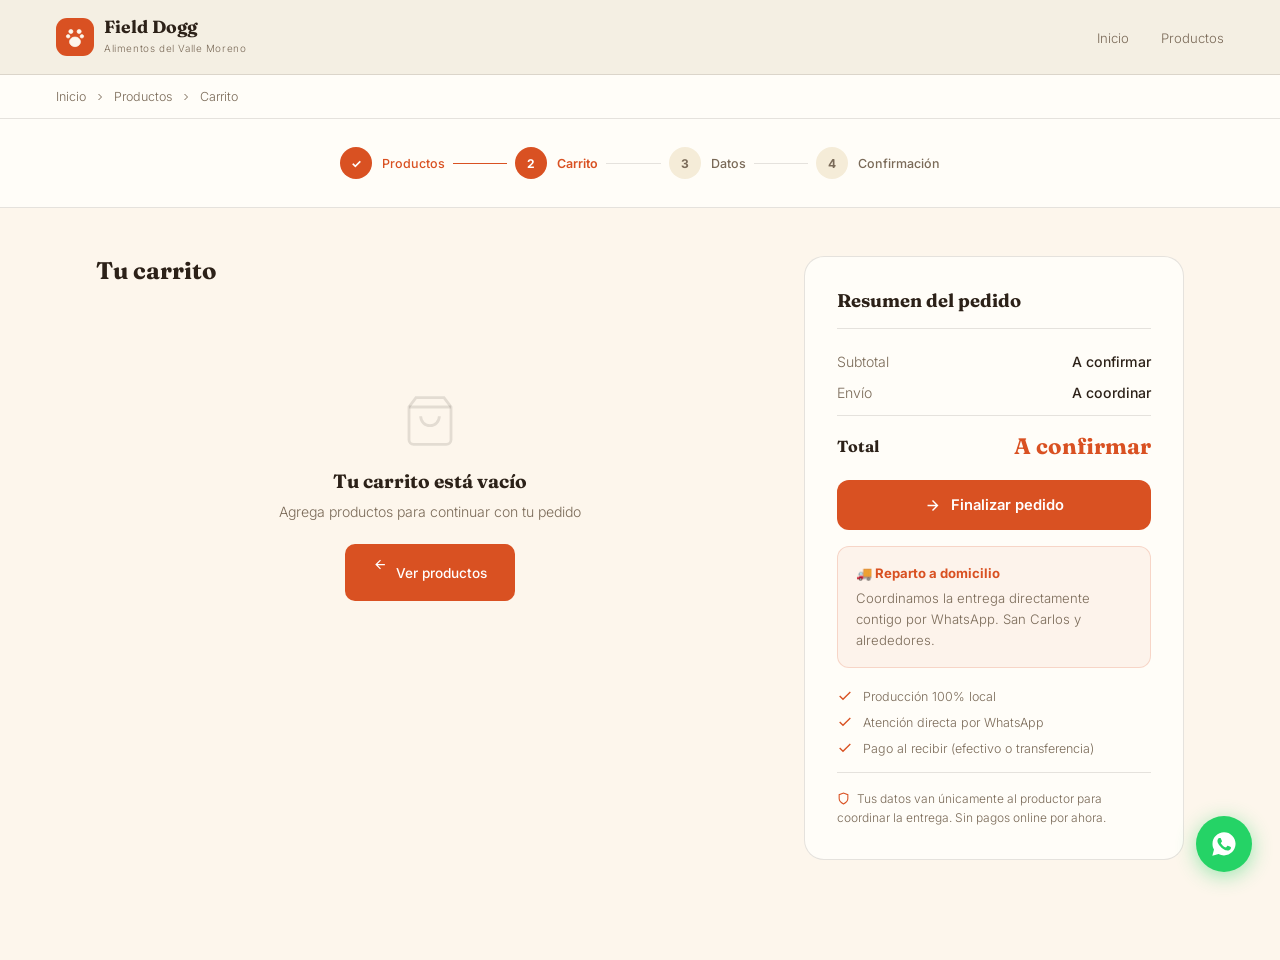
<file: carrito.html>
<!DOCTYPE html>
<html lang="es">
<head>
<meta charset="UTF-8">
<meta name="viewport" content="width=device-width, initial-scale=1.0">
<title>Carrito — Field Dogg</title>
<link href="https://fonts.googleapis.com/css2?family=Fraunces:ital,opsz,wght@0,9..144,400;0,9..144,600;0,9..144,700;1,9..144,400&family=Inter:wght@300;400;500;600;700&display=swap" rel="stylesheet">
<style>

:root {
  --beeswax:        #EAB05C;
  --grenadine:      #D95122;
  --grenadine-dark: #B8421A;
  --darlington:     #B6CFB9;
  --darlington-dark:#8AAE8E;
  --cafe-latte:     #896645;
  --cafe-dark:      #6A4F34;
  --cream:          #FDF6EC;
  --cream-dark:     #F5ECD8;
  --ink:            #2C2118;
  --ink-muted:      #7A6A58;
  --border:         rgba(44,33,24,0.12);
  --white:          #FFFDF8;
  /* aliases */
  --olive:          #D95122;
  --olive-dark:     #B8421A;
  --terracotta:     #D95122;
  --terracotta-dark:#B8421A;
}
*,*::before,*::after{box-sizing:border-box;margin:0;padding:0}
html{scroll-behavior:smooth}
body{background:var(--cream);color:var(--ink);font-family:'Inter',sans-serif;font-weight:300;-webkit-font-smoothing:antialiased}
h1,h2,h3,h4{font-family:'Fraunces',serif}

/* NAV */
nav{position:sticky;top:0;z-index:100;display:flex;align-items:center;justify-content:space-between;padding:18px 56px;background:rgba(244,238,226,0.92);backdrop-filter:blur(14px);border-bottom:1px solid var(--border)}
.nav-logo{display:flex;align-items:center;gap:10px;text-decoration:none}
.nav-logo-mark{width:38px;height:38px;border-radius:11px;background:var(--olive);display:flex;align-items:center;justify-content:center}
.nav-logo-mark svg{width:22px;height:22px;stroke:var(--cream)}
.nav-brand strong{font-family:'Fraunces',serif;font-size:1.1rem;font-weight:700;color:var(--ink);display:block;line-height:1}
.nav-brand span{font-size:0.62rem;color:var(--ink-muted);letter-spacing:0.06em}
.nav-links{display:flex;gap:32px;list-style:none}
.nav-links a{font-size:0.82rem;color:var(--ink-muted);text-decoration:none;transition:color 0.15s}
.nav-links a:hover{color:var(--olive)}

/* BREADCRUMB */
.breadcrumb{padding:14px 56px;font-size:0.78rem;color:var(--ink-muted);display:flex;align-items:center;gap:8px;border-bottom:1px solid var(--border);background:var(--white)}
.breadcrumb a{color:var(--ink-muted);text-decoration:none;transition:color 0.15s}
.breadcrumb a:hover{color:var(--olive)}
.breadcrumb svg{width:12px;height:12px;stroke:var(--ink-muted)}

/* STEPS */
.steps{padding:28px 56px;background:var(--white);border-bottom:1px solid var(--border)}
.steps-inner{max-width:600px;margin:0 auto;display:flex;align-items:center;gap:0}
.step{display:flex;align-items:center;gap:10px;flex:1}
.step-circle{width:32px;height:32px;border-radius:50%;display:flex;align-items:center;justify-content:center;font-size:0.75rem;font-weight:700;flex-shrink:0;transition:all 0.2s}
.step.active .step-circle{background:#D95122;color:white}
.step.done .step-circle{background:#D95122;color:white}
.step:not(.active):not(.done) .step-circle{background:var(--cream-dark);color:var(--ink-muted)}
.step-label{font-size:0.78rem;font-weight:500;color:var(--ink-muted)}
.step.active .step-label{color:#D95122;font-weight:600}
.step.done .step-label{color:var(--olive)}
.step-line{flex:1;height:1px;background:var(--border);margin:0 8px}
.step-line.done{background:var(--olive)}

/* LAYOUT */
.cart-page{max-width:1200px;margin:0 auto;padding:48px 56px 100px;display:grid;grid-template-columns:1fr 380px;gap:40px;align-items:start}

/* CART TABLE */
.cart-table h2{font-size:1.5rem;font-weight:700;margin-bottom:28px}
.cart-table h2 span{font-size:0.85rem;font-weight:300;color:var(--ink-muted);font-family:'Inter',sans-serif;margin-left:10px}
.cart-header-row{display:grid;grid-template-columns:2fr 1fr 1fr 1fr;gap:16px;padding:0 0 12px;border-bottom:1px solid var(--border);font-size:0.72rem;font-weight:600;color:var(--ink-muted);letter-spacing:0.06em;text-transform:uppercase}
.cart-row{display:grid;grid-template-columns:2fr 1fr 1fr 1fr;gap:16px;padding:22px 0;border-bottom:1px solid var(--border);align-items:center}
.cart-product{display:flex;align-items:center;gap:16px}
.cart-product-img{width:72px;height:72px;border-radius:12px;background:linear-gradient(135deg,var(--olive),var(--olive-dark));flex-shrink:0;display:flex;align-items:center;justify-content:center}
.cart-product-img svg{width:26px;height:26px;stroke:rgba(244,238,226,0.45)}
.cart-product-name{font-family:'Fraunces',serif;font-size:0.98rem;font-weight:600;color:var(--ink);margin-bottom:4px}
.cart-product-sub{font-size:0.75rem;color:var(--ink-muted)}
.cart-product-remove{font-size:0.72rem;color:var(--ink-muted);background:none;border:none;cursor:pointer;margin-top:6px;display:block;transition:color 0.15s;text-align:left;padding:0}
.cart-product-remove:hover{color:#C0392B}
.cart-unit-price{font-size:0.9rem;color:var(--ink-muted)}
.qty-control{display:flex;align-items:center;gap:8px}
.qty-btn{width:30px;height:30px;border-radius:7px;border:1px solid var(--border);background:var(--white);cursor:pointer;font-size:1rem;color:var(--ink);display:flex;align-items:center;justify-content:center;transition:background 0.15s,border-color 0.15s}
.qty-btn:hover{background:var(--cream);border-color:var(--olive)}
.qty-num{font-weight:600;font-size:0.9rem;min-width:22px;text-align:center}
.cart-line-total{font-family:'Fraunces',serif;font-size:1rem;font-weight:700;color:var(--olive)}
.cart-empty-state{text-align:center;padding:80px 0;display:none}
.cart-empty-state svg{width:56px;height:56px;stroke:var(--border);margin-bottom:16px}
.cart-empty-state h3{font-size:1.2rem;margin-bottom:10px}
.cart-empty-state p{font-size:0.88rem;color:var(--ink-muted);margin-bottom:24px}
.btn-primary{padding:13px 28px;background:var(--olive);border:none;border-radius:10px;color:white;font-family:'Inter',sans-serif;font-size:0.85rem;font-weight:500;cursor:pointer;transition:background 0.15s,transform 0.15s;display:inline-flex;align-items:center;gap:8px}
.btn-primary:hover{background:#B8421A;transform:translateY(-1px)}
.btn-primary svg{width:15px;height:15px;stroke:white}
.cart-actions{display:flex;align-items:center;justify-content:space-between;margin-top:20px}
.btn-ghost{padding:12px 24px;background:transparent;border:1.5px solid var(--border);border-radius:10px;color:var(--ink-muted);font-family:'Inter',sans-serif;font-size:0.82rem;cursor:pointer;transition:border-color 0.15s,color 0.15s}
.btn-ghost:hover{border-color:var(--olive);color:var(--olive)}

/* COUPON */
.coupon-box{display:flex;gap:10px;margin-top:20px;padding-top:20px;border-top:1px solid var(--border)}
.coupon-input{flex:1;padding:11px 14px;border:1.5px solid var(--border);border-radius:10px;font-family:'Inter',sans-serif;font-size:0.85rem;color:var(--ink);background:var(--white);outline:none;transition:border-color 0.15s}
.coupon-input:focus{border-color:var(--olive)}
.coupon-input::placeholder{color:var(--ink-muted)}
.coupon-btn{padding:11px 18px;background:var(--cream-dark);border:1.5px solid var(--border);border-radius:10px;font-family:'Inter',sans-serif;font-size:0.82rem;font-weight:500;color:var(--ink);cursor:pointer;transition:background 0.15s}
.coupon-btn:hover{background:var(--cream)}

/* ORDER SUMMARY */
.order-summary{background:var(--white);border:1px solid var(--border);border-radius:20px;padding:32px;position:sticky;top:100px}
.order-summary h3{font-size:1.15rem;font-weight:700;margin-bottom:24px;padding-bottom:16px;border-bottom:1px solid var(--border)}
.summary-row{display:flex;justify-content:space-between;align-items:center;margin-bottom:14px;font-size:0.88rem}
.summary-row span:first-child{color:var(--ink-muted)}
.summary-row span:last-child{font-weight:500;color:var(--ink)}
.summary-row.total{border-top:1px solid var(--border);padding-top:16px;margin-top:8px}
.summary-row.total span:first-child{font-family:'Fraunces',serif;font-size:1rem;font-weight:700;color:var(--ink)}
.summary-row.total span:last-child{font-family:'Fraunces',serif;font-size:1.4rem;font-weight:700;color:#D95122}
.checkout-btn{width:100%;padding:16px;background:var(--olive);border:none;border-radius:12px;color:white;font-family:'Inter',sans-serif;font-size:0.92rem;font-weight:600;cursor:pointer;display:flex;align-items:center;justify-content:center;gap:10px;transition:background 0.15s,transform 0.15s,box-shadow 0.15s;margin-top:20px}
.checkout-btn:hover{background:var(--olive-dark);transform:translateY(-2px);box-shadow:0 8px 24px rgba(217,81,34,0.25)}
.checkout-btn svg{width:17px;height:17px;stroke:white}
.summary-note{font-size:0.75rem;color:var(--ink-muted);line-height:1.6;margin-top:16px;padding-top:16px;border-top:1px solid var(--border)}
.summary-note svg{width:13px;height:13px;stroke:var(--olive);vertical-align:-2px;margin-right:4px}
.trust-badges{display:flex;flex-direction:column;gap:10px;margin-top:20px}
.trust-badge{display:flex;align-items:center;gap:10px;font-size:0.78rem;color:var(--ink-muted)}
.trust-badge svg{width:16px;height:16px;stroke:var(--olive);flex-shrink:0}

/* SHIPPING INFO */
.shipping-info{background:rgba(217,81,34,0.06);border:1px solid rgba(217,81,34,0.18);border-radius:12px;padding:16px 18px;margin-top:16px;font-size:0.82rem;color:var(--ink-muted);line-height:1.6}
.shipping-info strong{color:var(--olive);display:block;margin-bottom:4px}

/* WA FLOAT */
.wa-float{position:fixed;bottom:28px;right:28px;z-index:199;width:56px;height:56px;border-radius:50%;background:#25D366;display:flex;align-items:center;justify-content:center;box-shadow:0 4px 20px rgba(37,211,102,0.45);cursor:pointer;border:none;transition:transform 0.2s;text-decoration:none}
.wa-float:hover{transform:scale(1.1)}
.wa-float svg{width:28px;height:28px;fill:white}

@media(max-width:960px){
  nav{padding:14px 20px}.nav-links{display:none}
  .breadcrumb,.steps{padding:12px 20px}
  .cart-page{padding:28px 20px 80px;grid-template-columns:1fr}
  .cart-header-row{display:none}
  .cart-row{grid-template-columns:1fr;gap:12px}
  .order-summary{position:static}
}
</style>
</head>
<body>

<!-- NAV -->
<nav>
  <a class="nav-logo" href="index.html">
    <div class="nav-logo-mark">
      <svg viewBox="0 0 32 32" fill="none"><circle cx="10" cy="8" r="3" fill="#FDF6EC"/><circle cx="22" cy="8" r="3" fill="#FDF6EC"/><circle cx="6" cy="15" r="2.5" fill="#FDF6EC"/><circle cx="26" cy="15" r="2.5" fill="#FDF6EC"/><ellipse cx="16" cy="23" rx="8" ry="7" fill="#FDF6EC"/></svg>
    </div>
    <div class="nav-brand">
      <strong>Field Dogg</strong>
      <span>Alimentos del Valle Moreno</span>
    </div>
  </a>
  <ul class="nav-links">
    <li><a href="index.html">Inicio</a></li>
    <li><a href="productos.html">Productos</a></li>
  </ul>
</nav>

<!-- BREADCRUMB -->
<div class="breadcrumb">
  <a href="index.html">Inicio</a>
  <svg viewBox="0 0 24 24" fill="none" stroke-width="2"><path d="M9 18l6-6-6-6"/></svg>
  <a href="productos.html">Productos</a>
  <svg viewBox="0 0 24 24" fill="none" stroke-width="2"><path d="M9 18l6-6-6-6"/></svg>
  <span>Carrito</span>
</div>

<!-- STEPS -->
<div class="steps">
  <div class="steps-inner">
    <div class="step done">
      <div class="step-circle">✓</div>
      <span class="step-label">Productos</span>
    </div>
    <div class="step-line done"></div>
    <div class="step active">
      <div class="step-circle">2</div>
      <span class="step-label">Carrito</span>
    </div>
    <div class="step-line"></div>
    <div class="step">
      <div class="step-circle">3</div>
      <span class="step-label">Datos</span>
    </div>
    <div class="step-line"></div>
    <div class="step">
      <div class="step-circle">4</div>
      <span class="step-label">Confirmación</span>
    </div>
  </div>
</div>

<!-- MAIN -->
<div class="cart-page">

  <!-- TABLA CARRITO -->
  <div class="cart-table">
    <h2>Tu carrito <span id="itemCount"></span></h2>

    <!-- EMPTY STATE -->
    <div class="cart-empty-state" id="emptyState">
      <svg viewBox="0 0 24 24" fill="none" stroke-width="1.2"><path d="M6 2L3 6v14a2 2 0 002 2h14a2 2 0 002-2V6l-3-4z"/><line x1="3" y1="6" x2="21" y2="6"/><path d="M16 10a4 4 0 01-8 0"/></svg>
      <h3>Tu carrito está vacío</h3>
      <p>Agrega productos para continuar con tu pedido</p>
      <a href="productos.html"><button class="btn-primary"><svg viewBox="0 0 24 24" fill="none" stroke-width="2"><path d="M19 12H5M12 19l-7-7 7-7"/></svg>Ver productos</button></a>
    </div>

    <!-- ITEMS -->
    <div id="cartContent">
      <div class="cart-header-row">
        <span>Producto</span>
        <span>Precio unit.</span>
        <span>Cantidad</span>
        <span>Total</span>
      </div>
      <div id="cartRows"></div>

      <div class="coupon-box">
        <input class="coupon-input" type="text" placeholder="¿Tienes un código de descuento?">
        <button class="coupon-btn">Aplicar</button>
      </div>

      <div class="cart-actions">
        <a href="productos.html"><button class="btn-ghost">← Seguir comprando</button></a>
        <button class="btn-primary" onclick="window.location.href='checkout.html'">
          Continuar al pago
          <svg viewBox="0 0 24 24" fill="none" stroke-width="2"><path d="M5 12h14M12 5l7 7-7 7"/></svg>
        </button>
      </div>
    </div>
  </div>

  <!-- RESUMEN -->
  <div class="order-summary">
    <h3>Resumen del pedido</h3>

    <div id="summaryItems"></div>

    <div class="summary-row">
      <span>Subtotal</span>
      <span id="summarySubtotal">A confirmar</span>
    </div>
    <div class="summary-row">
      <span>Envío</span>
      <span>A coordinar</span>
    </div>
    <div class="summary-row total">
      <span>Total</span>
      <span id="summaryTotal">A confirmar</span>
    </div>

    <button class="checkout-btn" onclick="window.location.href='checkout.html'">
      <svg viewBox="0 0 24 24" fill="none" stroke-width="2"><path d="M5 12h14M12 5l7 7-7 7"/></svg>
      Finalizar pedido
    </button>

    <div class="shipping-info">
      <strong>🚚 Reparto a domicilio</strong>
      Coordinamos la entrega directamente contigo por WhatsApp. San Carlos y alrededores.
    </div>

    <div class="trust-badges">
      <div class="trust-badge"><svg viewBox="0 0 24 24" fill="none" stroke-width="2"><path d="M20 6L9 17l-5-5"/></svg>Producción 100% local</div>
      <div class="trust-badge"><svg viewBox="0 0 24 24" fill="none" stroke-width="2"><path d="M20 6L9 17l-5-5"/></svg>Atención directa por WhatsApp</div>
      <div class="trust-badge"><svg viewBox="0 0 24 24" fill="none" stroke-width="2"><path d="M20 6L9 17l-5-5"/></svg>Pago al recibir (efectivo o transferencia)</div>
    </div>

    <p class="summary-note">
      <svg viewBox="0 0 24 24" fill="none" stroke-width="2"><path d="M12 22s8-4 8-10V5l-8-3-8 3v7c0 6 8 10 8 10z"/></svg>
      Tus datos van únicamente al productor para coordinar la entrega. Sin pagos online por ahora.
    </p>
  </div>

</div>

<!-- WA FLOAT -->
<a class="wa-float" href="https://wa.me/56984327516?text=Hola!%20Tengo%20una%20consulta%20sobre%20mi%20pedido." target="_blank">
  <svg viewBox="0 0 24 24"><path d="M12.04 2C6.58 2 2.13 6.45 2.13 11.91c0 1.72.45 3.4 1.3 4.88L2 22l5.35-1.4c1.42.78 3.02 1.19 4.66 1.19h.01c5.46 0 9.9-4.45 9.9-9.91 0-2.65-1.03-5.14-2.9-7.01A9.82 9.82 0 0 0 12.05 2zm5.79 14.16c-.24.68-1.4 1.3-1.93 1.38-.5.08-1.12.11-1.81-.11-.42-.13-.95-.31-1.64-.6-2.88-1.24-4.76-4.14-4.9-4.33-.14-.19-1.17-1.55-1.17-2.97s.74-2.1 1-2.39c.26-.28.57-.36.76-.36.19 0 .38 0 .55.01.18.01.41-.07.64.49.24.57.81 1.98.88 2.12.07.14.12.31.02.5-.1.19-.15.31-.29.47-.14.17-.3.37-.43.5-.14.14-.29.29-.13.57.17.28.74 1.22 1.59 1.98 1.09.97 2.01 1.27 2.29 1.41.28.14.44.12.6-.07.17-.19.71-.83.9-1.11.19-.28.38-.23.64-.14.26.09 1.66.78 1.95.93.28.14.47.21.54.33.07.12.07.69-.17 1.37z"/></svg>
</a>

<script>
let cart = JSON.parse(localStorage.getItem('fd_cart') || '[]');

function render(){
  const empty  = document.getElementById('emptyState');
  const content = document.getElementById('cartContent');
  const count  = document.getElementById('itemCount');

  if(cart.length === 0){
    empty.style.display = 'block';
    content.style.display = 'none';
    count.textContent = '';
    return;
  }

  const total = cart.reduce((s,i) => s + i.qty, 0);
  count.textContent = `(${total} ${total === 1 ? 'producto' : 'productos'})`;
  empty.style.display = 'none';
  content.style.display = 'block';

  // Rows
  document.getElementById('cartRows').innerHTML = cart.map((item,i) => `
    <div class="cart-row">
      <div class="cart-product">
        <div class="cart-product-img"><svg viewBox="0 0 24 24" fill="none" stroke-width="1.2"><rect x="3" y="3" width="18" height="18" rx="2"/><circle cx="9" cy="9" r="2"/><path d="m21 15-3.1-3.1a2 2 0 0 0-2.8 0L6 21"/></svg></div>
        <div>
          <div class="cart-product-name">${item.name}</div>
          <div class="cart-product-sub">Alimentos del Valle Moreno</div>
          <button class="cart-product-remove" onclick="remove(${i})">Eliminar</button>
        </div>
      </div>
      <div class="cart-unit-price">$${item.price}</div>
      <div class="qty-control">
        <button class="qty-btn" onclick="chQty(${i},-1)">−</button>
        <span class="qty-num">${item.qty}</span>
        <button class="qty-btn" onclick="chQty(${i},1)">+</button>
      </div>
      <div class="cart-line-total">$${item.price} × ${item.qty}</div>
    </div>`).join('');

  // Summary
  document.getElementById('summaryItems').innerHTML = cart.map(item => `
    <div class="summary-row">
      <span>${item.name} × ${item.qty}</span>
      <span>$${item.price}</span>
    </div>`).join('');
}

function chQty(i, d){
  cart[i].qty += d;
  if(cart[i].qty <= 0) cart.splice(i,1);
  localStorage.setItem('fd_cart', JSON.stringify(cart));
  render();
}
function remove(i){
  cart.splice(i,1);
  localStorage.setItem('fd_cart', JSON.stringify(cart));
  render();
}

render();
</script>
</body>
</html>
</file>
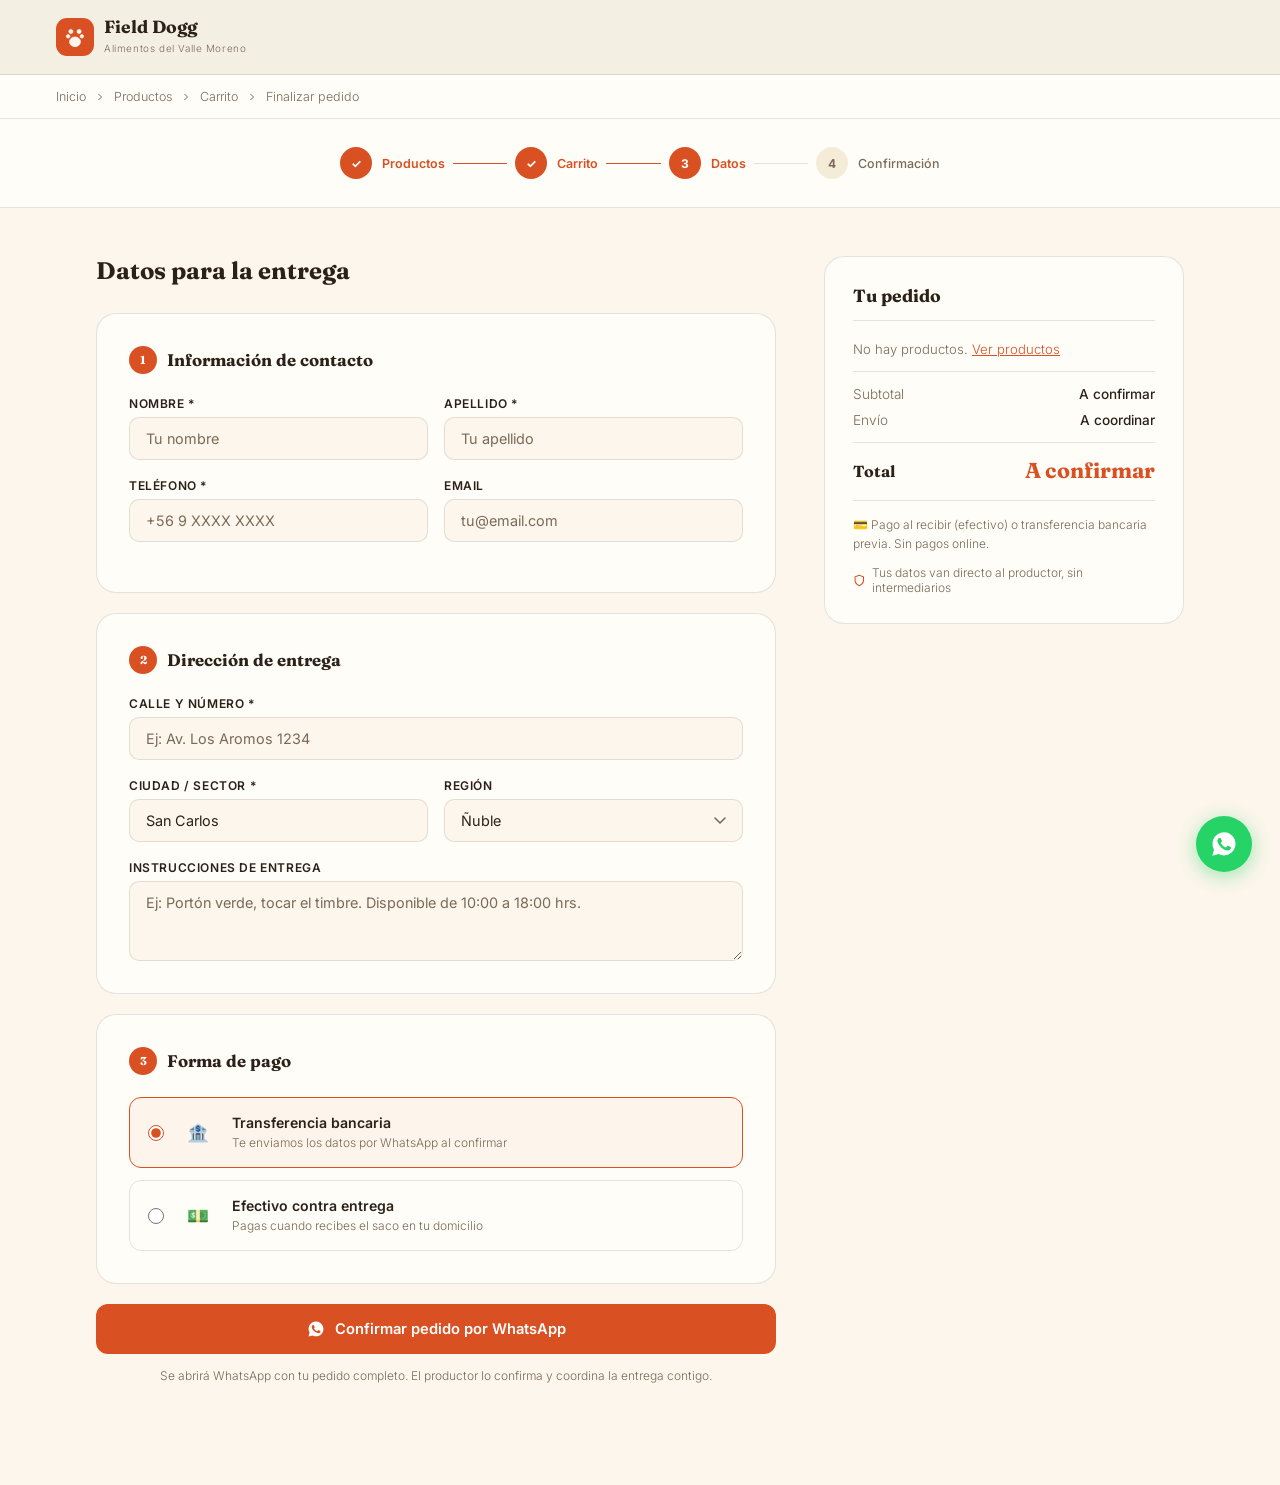
<file: checkout.html>
<!DOCTYPE html>
<html lang="es">
<head>
<meta charset="UTF-8">
<meta name="viewport" content="width=device-width, initial-scale=1.0">
<title>Finalizar pedido — Field Dogg</title>
<link href="https://fonts.googleapis.com/css2?family=Fraunces:ital,opsz,wght@0,9..144,400;0,9..144,600;0,9..144,700;1,9..144,400&family=Inter:wght@300;400;500;600;700&display=swap" rel="stylesheet">
<style>

:root {
  --beeswax:        #EAB05C;
  --grenadine:      #D95122;
  --grenadine-dark: #B8421A;
  --darlington:     #B6CFB9;
  --darlington-dark:#8AAE8E;
  --cafe-latte:     #896645;
  --cafe-dark:      #6A4F34;
  --cream:          #FDF6EC;
  --cream-dark:     #F5ECD8;
  --ink:            #2C2118;
  --ink-muted:      #7A6A58;
  --border:         rgba(44,33,24,0.12);
  --white:          #FFFDF8;
  /* aliases */
  --olive:          #D95122;
  --olive-dark:     #B8421A;
  --terracotta:     #D95122;
  --terracotta-dark:#B8421A;
}
*,*::before,*::after{box-sizing:border-box;margin:0;padding:0}
html{scroll-behavior:smooth}
body{background:var(--cream);color:var(--ink);font-family:'Inter',sans-serif;font-weight:300;-webkit-font-smoothing:antialiased}
h1,h2,h3,h4{font-family:'Fraunces',serif}

/* NAV */
nav{position:sticky;top:0;z-index:100;display:flex;align-items:center;justify-content:space-between;padding:18px 56px;background:rgba(244,238,226,0.92);backdrop-filter:blur(14px);border-bottom:1px solid var(--border)}
.nav-logo{display:flex;align-items:center;gap:10px;text-decoration:none}
.nav-logo-mark{width:38px;height:38px;border-radius:11px;background:var(--olive);display:flex;align-items:center;justify-content:center}
.nav-logo-mark svg{width:22px;height:22px;stroke:var(--cream)}
.nav-brand strong{font-family:'Fraunces',serif;font-size:1.1rem;font-weight:700;color:var(--ink);display:block;line-height:1}
.nav-brand span{font-size:0.62rem;color:var(--ink-muted);letter-spacing:0.06em}

/* BREADCRUMB */
.breadcrumb{padding:14px 56px;font-size:0.78rem;color:var(--ink-muted);display:flex;align-items:center;gap:8px;border-bottom:1px solid var(--border);background:var(--white)}
.breadcrumb a{color:var(--ink-muted);text-decoration:none;transition:color 0.15s}
.breadcrumb a:hover{color:var(--olive)}
.breadcrumb svg{width:12px;height:12px;stroke:var(--ink-muted)}

/* STEPS */
.steps{padding:28px 56px;background:var(--white);border-bottom:1px solid var(--border)}
.steps-inner{max-width:600px;margin:0 auto;display:flex;align-items:center}
.step{display:flex;align-items:center;gap:10px;flex:1}
.step-circle{width:32px;height:32px;border-radius:50%;display:flex;align-items:center;justify-content:center;font-size:0.75rem;font-weight:700;flex-shrink:0}
.step.active .step-circle{background:#D95122;color:white}
.step.done .step-circle{background:#D95122;color:white}
.step:not(.active):not(.done) .step-circle{background:var(--cream-dark);color:var(--ink-muted)}
.step-label{font-size:0.78rem;font-weight:500;color:var(--ink-muted)}
.step.active .step-label,.step.done .step-label{color:#D95122;font-weight:600}
.step-line{flex:1;height:1px;background:var(--border);margin:0 8px}
.step-line.done{background:var(--olive)}

/* LAYOUT */
.checkout-page{max-width:1200px;margin:0 auto;padding:48px 56px 100px;display:grid;grid-template-columns:1fr 360px;gap:48px;align-items:start}

/* FORM */
.checkout-form h2{font-size:1.5rem;font-weight:700;margin-bottom:28px}
.form-section{background:var(--white);border:1px solid var(--border);border-radius:20px;padding:32px;margin-bottom:20px}
.form-section-title{font-family:'Fraunces',serif;font-size:1.05rem;font-weight:700;color:var(--ink);margin-bottom:22px;display:flex;align-items:center;gap:10px}
.form-section-title span{width:28px;height:28px;border-radius:50%;background:var(--olive);color:white;display:flex;align-items:center;justify-content:center;font-size:0.72rem;font-weight:700;flex-shrink:0}
.form-group{display:flex;flex-direction:column;gap:6px;margin-bottom:18px}
.form-group:last-child{margin-bottom:0}
.form-group label{font-size:0.75rem;font-weight:600;color:var(--ink);letter-spacing:0.05em;text-transform:uppercase}
.form-group input,.form-group select,.form-group textarea{padding:12px 16px;background:var(--cream);border:1.5px solid var(--border);border-radius:10px;font-family:'Inter',sans-serif;font-size:0.9rem;color:var(--ink);outline:none;transition:border-color 0.15s,box-shadow 0.15s;width:100%}
.form-group input:focus,.form-group select:focus,.form-group textarea:focus{border-color:var(--olive);box-shadow:0 0 0 3px rgba(217,81,34,0.08);background:var(--white)}
.form-group input::placeholder,.form-group textarea::placeholder{color:var(--ink-muted)}
.form-group select{appearance:none;background-image:url("data:image/svg+xml,%3Csvg width='12' height='8' viewBox='0 0 12 8' fill='none' xmlns='http://www.w3.org/2000/svg'%3E%3Cpath d='M1 1l5 5 5-5' stroke='%236B6555' stroke-width='1.5' stroke-linecap='round'/%3E%3C/svg%3E");background-repeat:no-repeat;background-position:right 16px center;background-color:var(--cream);cursor:pointer}
.form-group textarea{resize:vertical;min-height:80px}
.form-row{display:grid;grid-template-columns:1fr 1fr;gap:16px}

/* PAYMENT */
.payment-options{display:flex;flex-direction:column;gap:12px}
.payment-option{display:flex;align-items:center;gap:14px;padding:16px 18px;border:1.5px solid var(--border);border-radius:12px;cursor:pointer;transition:border-color 0.15s,background 0.15s}
.payment-option:hover{border-color:var(--olive);background:rgba(217,81,34,0.03)}
.payment-option.selected{border-color:var(--olive);background:rgba(217,81,34,0.05)}
.payment-option input[type=radio]{accent-color:#D95122;width:16px;height:16px;cursor:pointer}
.payment-icon{width:40px;height:28px;border-radius:6px;display:flex;align-items:center;justify-content:center;font-size:1.1rem}
.payment-label strong{display:block;font-size:0.88rem;font-weight:600;color:var(--ink)}
.payment-label span{font-size:0.75rem;color:var(--ink-muted)}

/* SUBMIT */
.submit-btn{width:100%;padding:16px;background:var(--olive);border:none;border-radius:12px;color:white;font-family:'Inter',sans-serif;font-size:0.92rem;font-weight:600;cursor:pointer;display:flex;align-items:center;justify-content:center;gap:10px;transition:background 0.15s,transform 0.15s,box-shadow 0.15s;margin-top:8px}
.submit-btn:hover{background:var(--olive-dark);transform:translateY(-2px);box-shadow:0 8px 24px rgba(217,81,34,0.25)}
.submit-btn svg{width:18px;height:18px;fill:white}
.submit-note{text-align:center;font-size:0.75rem;color:var(--ink-muted);margin-top:12px;line-height:1.6}

/* ORDER SUMMARY */
.order-summary{background:var(--white);border:1px solid var(--border);border-radius:20px;padding:28px;position:sticky;top:100px}
.order-summary h3{font-size:1.1rem;font-weight:700;margin-bottom:20px;padding-bottom:14px;border-bottom:1px solid var(--border)}
.s-item{display:flex;justify-content:space-between;align-items:flex-start;margin-bottom:14px;font-size:0.85rem}
.s-item-name{color:var(--ink);max-width:180px;line-height:1.4}
.s-item-price{color:var(--ink-muted);font-weight:500;white-space:nowrap}
.s-divider{border:none;border-top:1px solid var(--border);margin:14px 0}
.s-row{display:flex;justify-content:space-between;margin-bottom:10px;font-size:0.85rem}
.s-row span:first-child{color:var(--ink-muted)}
.s-row span:last-child{font-weight:500}
.s-total{display:flex;justify-content:space-between;align-items:center;margin-top:14px;padding-top:14px;border-top:1px solid var(--border)}
.s-total span:first-child{font-family:'Fraunces',serif;font-size:1rem;font-weight:700}
.s-total span:last-child{font-family:'Fraunces',serif;font-size:1.35rem;font-weight:700;color:var(--olive)}
.s-note{font-size:0.75rem;color:var(--ink-muted);line-height:1.6;margin-top:16px;padding-top:14px;border-top:1px solid var(--border)}
.s-secure{display:flex;align-items:center;gap:6px;font-size:0.75rem;color:var(--ink-muted);margin-top:12px}
.s-secure svg{width:13px;height:13px;stroke:var(--olive)}

/* ERROR / SUCCESS */
.field-error{display:none;font-size:0.75rem;color:#C0392B;margin-top:4px}
.field-error.show{display:block}
input.error,select.error,textarea.error{border-color:#E74C3C !important}

/* WA FLOAT */
.wa-float{position:fixed;bottom:28px;right:28px;z-index:199;width:56px;height:56px;border-radius:50%;background:#25D366;display:flex;align-items:center;justify-content:center;box-shadow:0 4px 20px rgba(37,211,102,0.45);text-decoration:none;transition:transform 0.2s}
.wa-float:hover{transform:scale(1.1)}
.wa-float svg{width:28px;height:28px;fill:white}

@media(max-width:960px){
  nav{padding:14px 20px}
  .breadcrumb,.steps{padding:12px 20px}
  .checkout-page{padding:28px 20px 80px;grid-template-columns:1fr}
  .form-row{grid-template-columns:1fr}
  .order-summary{position:static}
}
</style>
</head>
<body>

<nav>
  <a class="nav-logo" href="index.html">
    <div class="nav-logo-mark">
      <svg viewBox="0 0 32 32" fill="none"><circle cx="10" cy="8" r="3" fill="#FDF6EC"/><circle cx="22" cy="8" r="3" fill="#FDF6EC"/><circle cx="6" cy="15" r="2.5" fill="#FDF6EC"/><circle cx="26" cy="15" r="2.5" fill="#FDF6EC"/><ellipse cx="16" cy="23" rx="8" ry="7" fill="#FDF6EC"/></svg>
    </div>
    <div class="nav-brand">
      <strong>Field Dogg</strong>
      <span>Alimentos del Valle Moreno</span>
    </div>
  </a>
</nav>

<div class="breadcrumb">
  <a href="index.html">Inicio</a>
  <svg viewBox="0 0 24 24" fill="none" stroke-width="2"><path d="M9 18l6-6-6-6"/></svg>
  <a href="productos.html">Productos</a>
  <svg viewBox="0 0 24 24" fill="none" stroke-width="2"><path d="M9 18l6-6-6-6"/></svg>
  <a href="carrito.html">Carrito</a>
  <svg viewBox="0 0 24 24" fill="none" stroke-width="2"><path d="M9 18l6-6-6-6"/></svg>
  <span>Finalizar pedido</span>
</div>

<div class="steps">
  <div class="steps-inner">
    <div class="step done"><div class="step-circle">✓</div><span class="step-label">Productos</span></div>
    <div class="step-line done"></div>
    <div class="step done"><div class="step-circle">✓</div><span class="step-label">Carrito</span></div>
    <div class="step-line done"></div>
    <div class="step active"><div class="step-circle">3</div><span class="step-label">Datos</span></div>
    <div class="step-line"></div>
    <div class="step"><div class="step-circle">4</div><span class="step-label">Confirmación</span></div>
  </div>
</div>

<div class="checkout-page">

  <div class="checkout-form">
    <h2>Datos para la entrega</h2>

    <!-- DATOS PERSONALES -->
    <div class="form-section">
      <div class="form-section-title">
        <span>1</span> Información de contacto
      </div>
      <div class="form-row">
        <div class="form-group">
          <label>Nombre *</label>
          <input type="text" id="f-nombre" placeholder="Tu nombre">
          <div class="field-error" id="err-nombre">Ingresa tu nombre</div>
        </div>
        <div class="form-group">
          <label>Apellido *</label>
          <input type="text" id="f-apellido" placeholder="Tu apellido">
          <div class="field-error" id="err-apellido">Ingresa tu apellido</div>
        </div>
      </div>
      <div class="form-row">
        <div class="form-group">
          <label>Teléfono *</label>
          <input type="tel" id="f-telefono" placeholder="+56 9 XXXX XXXX">
          <div class="field-error" id="err-telefono">Ingresa tu teléfono</div>
        </div>
        <div class="form-group">
          <label>Email</label>
          <input type="email" id="f-email" placeholder="tu@email.com">
        </div>
      </div>
    </div>

    <!-- DIRECCIÓN -->
    <div class="form-section">
      <div class="form-section-title">
        <span>2</span> Dirección de entrega
      </div>
      <div class="form-group">
        <label>Calle y número *</label>
        <input type="text" id="f-calle" placeholder="Ej: Av. Los Aromos 1234">
        <div class="field-error" id="err-calle">Ingresa tu dirección</div>
      </div>
      <div class="form-row">
        <div class="form-group">
          <label>Ciudad / Sector *</label>
          <input type="text" id="f-ciudad" placeholder="San Carlos" value="San Carlos">
          <div class="field-error" id="err-ciudad">Ingresa la ciudad</div>
        </div>
        <div class="form-group">
          <label>Región</label>
          <select id="f-region">
            <option value="ñuble" selected>Ñuble</option>
            <option value="biobio">Biobío</option>
            <option value="maule">Maule</option>
          </select>
        </div>
      </div>
      <div class="form-group">
        <label>Instrucciones de entrega</label>
        <textarea id="f-instrucciones" placeholder="Ej: Portón verde, tocar el timbre. Disponible de 10:00 a 18:00 hrs."></textarea>
      </div>
    </div>

    <!-- PAGO -->
    <div class="form-section">
      <div class="form-section-title">
        <span>3</span> Forma de pago
      </div>
      <div class="payment-options">
        <label class="payment-option selected" id="pay-transferencia">
          <input type="radio" name="pago" value="transferencia" checked onchange="selectPay(this.closest('.payment-option'))">
          <div class="payment-icon">🏦</div>
          <div class="payment-label">
            <strong>Transferencia bancaria</strong>
            <span>Te enviamos los datos por WhatsApp al confirmar</span>
          </div>
        </label>
        <label class="payment-option" id="pay-efectivo">
          <input type="radio" name="pago" value="efectivo" onchange="selectPay(this.closest('.payment-option'))">
          <div class="payment-icon">💵</div>
          <div class="payment-label">
            <strong>Efectivo contra entrega</strong>
            <span>Pagas cuando recibes el saco en tu domicilio</span>
          </div>
        </label>
      </div>
    </div>

    <button class="submit-btn" id="submitBtn" onclick="submitOrder()">
      <svg viewBox="0 0 24 24"><path d="M12.04 2C6.58 2 2.13 6.45 2.13 11.91c0 1.72.45 3.4 1.3 4.88L2 22l5.35-1.4c1.42.78 3.02 1.19 4.66 1.19h.01c5.46 0 9.9-4.45 9.9-9.91 0-2.65-1.03-5.14-2.9-7.01A9.82 9.82 0 0 0 12.05 2zm5.79 14.16c-.24.68-1.4 1.3-1.93 1.38-.5.08-1.12.11-1.81-.11-.42-.13-.95-.31-1.64-.6-2.88-1.24-4.76-4.14-4.9-4.33-.14-.19-1.17-1.55-1.17-2.97s.74-2.1 1-2.39c.26-.28.57-.36.76-.36.19 0 .38 0 .55.01.18.01.41-.07.64.49.24.57.81 1.98.88 2.12.07.14.12.31.02.5-.1.19-.15.31-.29.47-.14.17-.3.37-.43.5-.14.14-.29.29-.13.57.17.28.74 1.22 1.59 1.98 1.09.97 2.01 1.27 2.29 1.41.28.14.44.12.6-.07.17-.19.71-.83.9-1.11.19-.28.38-.23.64-.14.26.09 1.66.78 1.95.93.28.14.47.21.54.33.07.12.07.69-.17 1.37z"/></svg>
      Confirmar pedido por WhatsApp
    </button>
    <p class="submit-note">Se abrirá WhatsApp con tu pedido completo. El productor lo confirma y coordina la entrega contigo.</p>
  </div>

  <!-- RESUMEN -->
  <div class="order-summary">
    <h3>Tu pedido</h3>
    <div id="summaryItems"></div>
    <hr class="s-divider">
    <div class="s-row"><span>Subtotal</span><span>A confirmar</span></div>
    <div class="s-row"><span>Envío</span><span>A coordinar</span></div>
    <div class="s-total"><span>Total</span><span>A confirmar</span></div>
    <p class="s-note">💳 Pago al recibir (efectivo) o transferencia bancaria previa. Sin pagos online.</p>
    <div class="s-secure">
      <svg viewBox="0 0 24 24" fill="none" stroke-width="2"><path d="M12 22s8-4 8-10V5l-8-3-8 3v7c0 6 8 10 8 10z"/></svg>
      Tus datos van directo al productor, sin intermediarios
    </div>
  </div>

</div>

<a class="wa-float" href="https://wa.me/56984327516" target="_blank">
  <svg viewBox="0 0 24 24"><path d="M12.04 2C6.58 2 2.13 6.45 2.13 11.91c0 1.72.45 3.4 1.3 4.88L2 22l5.35-1.4c1.42.78 3.02 1.19 4.66 1.19h.01c5.46 0 9.9-4.45 9.9-9.91 0-2.65-1.03-5.14-2.9-7.01A9.82 9.82 0 0 0 12.05 2zm5.79 14.16c-.24.68-1.4 1.3-1.93 1.38-.5.08-1.12.11-1.81-.11-.42-.13-.95-.31-1.64-.6-2.88-1.24-4.76-4.14-4.9-4.33-.14-.19-1.17-1.55-1.17-2.97s.74-2.1 1-2.39c.26-.28.57-.36.76-.36.19 0 .38 0 .55.01.18.01.41-.07.64.49.24.57.81 1.98.88 2.12.07.14.12.31.02.5-.1.19-.15.31-.29.47-.14.17-.3.37-.43.5-.14.14-.29.29-.13.57.17.28.74 1.22 1.59 1.98 1.09.97 2.01 1.27 2.29 1.41.28.14.44.12.6-.07.17-.19.71-.83.9-1.11.19-.28.38-.23.64-.14.26.09 1.66.78 1.95.93.28.14.47.21.54.33.07.12.07.69-.17 1.37z"/></svg>
</a>

<script>
const cart = JSON.parse(localStorage.getItem('fd_cart') || '[]');

// Render summary
document.getElementById('summaryItems').innerHTML = cart.length
  ? cart.map(i => `<div class="s-item"><span class="s-item-name">${i.name} × ${i.qty}</span><span class="s-item-price">$${i.price}</span></div>`).join('')
  : '<p style="font-size:0.82rem;color:var(--ink-muted)">No hay productos. <a href="productos.html" style="color:var(--olive)">Ver productos</a></p>';

function selectPay(el){
  document.querySelectorAll('.payment-option').forEach(o => o.classList.remove('selected'));
  el.classList.add('selected');
}

function validate(){
  const fields = [
    { id:'f-nombre', err:'err-nombre' },
    { id:'f-apellido', err:'err-apellido' },
    { id:'f-telefono', err:'err-telefono' },
    { id:'f-calle', err:'err-calle' },
    { id:'f-ciudad', err:'err-ciudad' },
  ];
  let ok = true;
  fields.forEach(f => {
    const el = document.getElementById(f.id);
    const er = document.getElementById(f.err);
    if(!el.value.trim()){
      el.classList.add('error'); er.classList.add('show'); ok = false;
    } else {
      el.classList.remove('error'); er.classList.remove('show');
    }
  });
  return ok;
}

function submitOrder(){
  if(!validate()) return;
  const nombre   = document.getElementById('f-nombre').value.trim();
  const apellido = document.getElementById('f-apellido').value.trim();
  const telefono = document.getElementById('f-telefono').value.trim();
  const email    = document.getElementById('f-email').value.trim();
  const calle    = document.getElementById('f-calle').value.trim();
  const ciudad   = document.getElementById('f-ciudad').value.trim();
  const instr    = document.getElementById('f-instrucciones').value.trim();
  const pago     = document.querySelector('input[name=pago]:checked').value;

  const productosStr = cart.length
    ? cart.map(i => `  • ${i.name} × ${i.qty}`).join('\n')
    : '  (sin productos)';

  let msg = `🐾 *NUEVO PEDIDO — Field Dogg*\n\n`;
  msg += `*Cliente:* ${nombre} ${apellido}\n`;
  msg += `*Teléfono:* ${telefono}\n`;
  if(email) msg += `*Email:* ${email}\n`;
  msg += `\n*📦 Productos:*\n${productosStr}\n`;
  msg += `\n*🏠 Dirección de entrega:*\n  ${calle}, ${ciudad}\n`;
  if(instr) msg += `  Instrucciones: ${instr}\n`;
  msg += `\n*💳 Forma de pago:* ${pago === 'transferencia' ? 'Transferencia bancaria' : 'Efectivo contra entrega'}\n`;
  msg += `\n¿Pueden confirmar disponibilidad y coordinar la entrega?`;

  // Guardar datos para gracias.html
  localStorage.setItem('fd_order', JSON.stringify({ nombre, apellido, telefono, ciudad, pago, productos: cart }));
  localStorage.removeItem('fd_cart');

  const url = `https://wa.me/56984327516?text=${encodeURIComponent(msg)}`;
  setTimeout(() => { window.open(url, '_blank'); window.location.href = 'gracias.html'; }, 300);
}
</script>
</body>
</html>
</file>
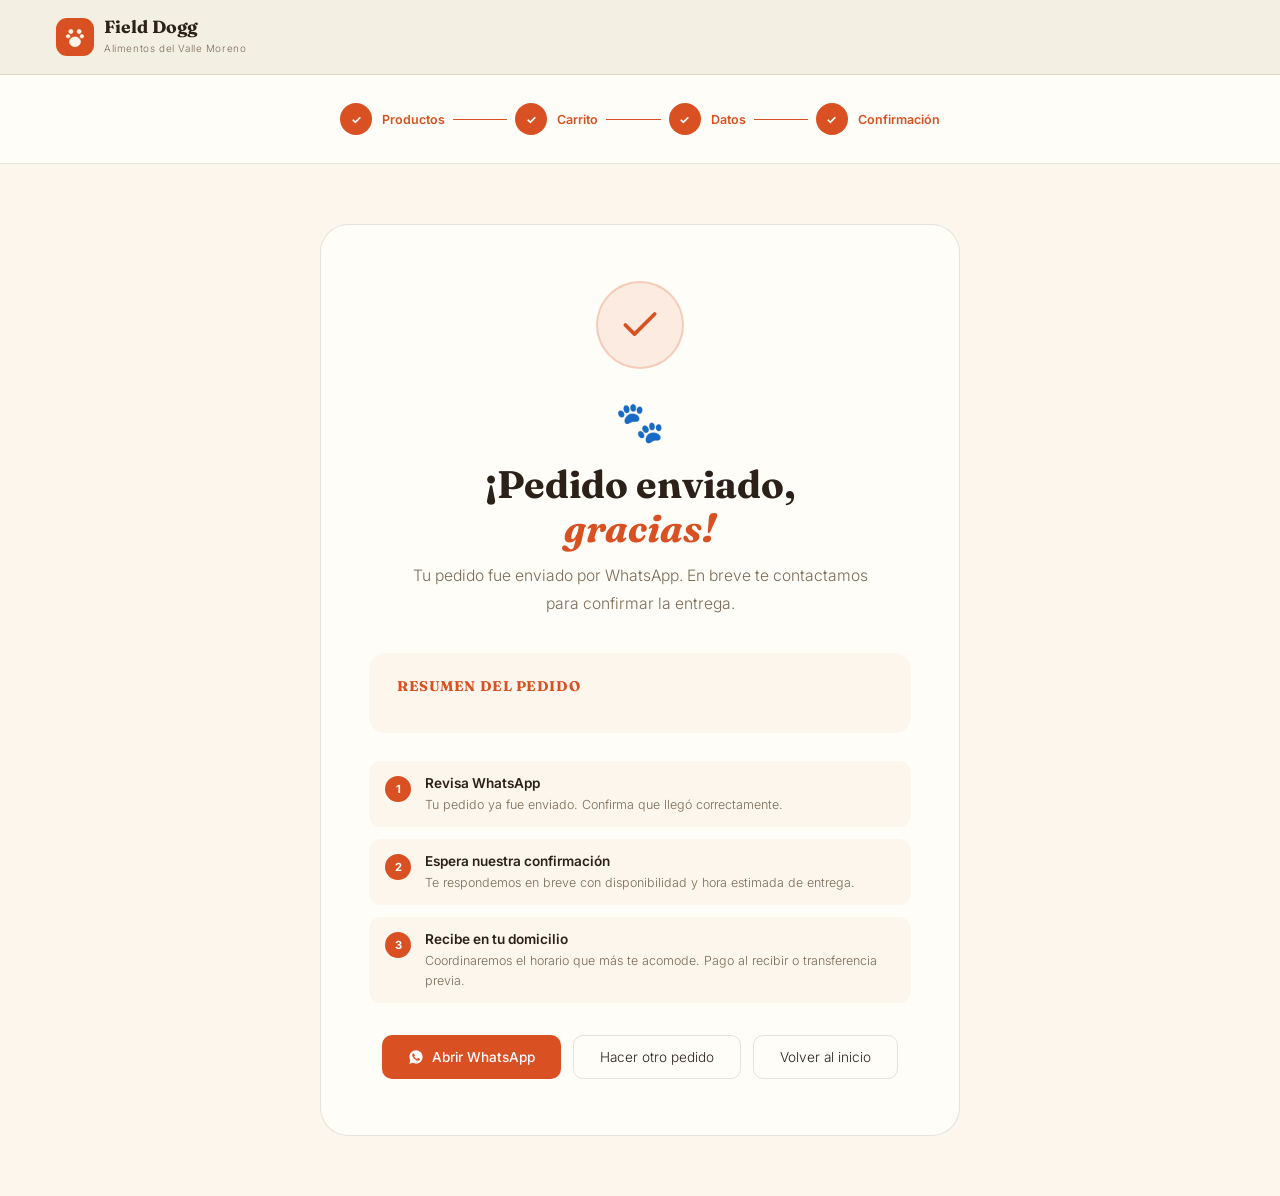
<file: gracias.html>
<!DOCTYPE html>
<html lang="es">
<head>
<meta charset="UTF-8">
<meta name="viewport" content="width=device-width, initial-scale=1.0">
<title>¡Pedido confirmado! — Field Dogg</title>
<link href="https://fonts.googleapis.com/css2?family=Fraunces:ital,opsz,wght@0,9..144,400;0,9..144,600;0,9..144,700;1,9..144,400&family=Inter:wght@300;400;500;600;700&display=swap" rel="stylesheet">
<style>

:root {
  --beeswax:        #EAB05C;
  --grenadine:      #D95122;
  --grenadine-dark: #B8421A;
  --darlington:     #B6CFB9;
  --darlington-dark:#8AAE8E;
  --cafe-latte:     #896645;
  --cafe-dark:      #6A4F34;
  --cream:          #FDF6EC;
  --cream-dark:     #F5ECD8;
  --ink:            #2C2118;
  --ink-muted:      #7A6A58;
  --border:         rgba(44,33,24,0.12);
  --white:          #FFFDF8;
  /* aliases */
  --olive:          #D95122;
  --olive-dark:     #B8421A;
  --terracotta:     #D95122;
  --terracotta-dark:#B8421A;
}
*,*::before,*::after{box-sizing:border-box;margin:0;padding:0}
body{background:var(--cream);color:var(--ink);font-family:'Inter',sans-serif;font-weight:300;-webkit-font-smoothing:antialiased;min-height:100vh;display:flex;flex-direction:column}
h1,h2,h3{font-family:'Fraunces',serif}

/* NAV */
nav{display:flex;align-items:center;justify-content:space-between;padding:18px 56px;background:rgba(244,238,226,0.92);backdrop-filter:blur(14px);border-bottom:1px solid var(--border)}
.nav-logo{display:flex;align-items:center;gap:10px;text-decoration:none}
.nav-logo-mark{width:38px;height:38px;border-radius:11px;background:var(--olive);display:flex;align-items:center;justify-content:center}
.nav-logo-mark svg{width:22px;height:22px;stroke:var(--cream)}
.nav-brand strong{font-family:'Fraunces',serif;font-size:1.1rem;font-weight:700;color:var(--ink);display:block;line-height:1}
.nav-brand span{font-size:0.62rem;color:var(--ink-muted);letter-spacing:0.06em}

/* STEPS */
.steps{padding:28px 56px;background:var(--white);border-bottom:1px solid var(--border)}
.steps-inner{max-width:600px;margin:0 auto;display:flex;align-items:center}
.step{display:flex;align-items:center;gap:10px;flex:1}
.step-circle{width:32px;height:32px;border-radius:50%;display:flex;align-items:center;justify-content:center;font-size:0.75rem;font-weight:700;flex-shrink:0}
.step.done .step-circle{background:var(--olive);color:white}
.step-label{font-size:0.78rem;font-weight:500;color:var(--ink-muted)}
.step.done .step-label{color:#D95122;font-weight:600}
.step-line{flex:1;height:1px;background:var(--border);margin:0 8px}
.step-line.done{background:var(--olive)}

/* MAIN */
.success-page{flex:1;display:flex;align-items:center;justify-content:center;padding:60px 24px}
.success-card{background:var(--white);border:1px solid var(--border);border-radius:28px;padding:56px 48px;max-width:640px;width:100%;text-align:center}

/* SUCCESS ANIMATION */
.success-icon{width:88px;height:88px;border-radius:50%;background:rgba(217,81,34,0.1);border:2px solid rgba(217,81,34,0.2);display:flex;align-items:center;justify-content:center;margin:0 auto 28px;animation:scaleIn 0.5s var(--ease) forwards}
.success-icon svg{width:44px;height:44px;stroke:#D95122;stroke-width:2;stroke-dasharray:60;stroke-dashoffset:60;animation:drawCheck 0.5s 0.3s ease forwards}
@keyframes scaleIn{from{transform:scale(0.5);opacity:0}to{transform:scale(1);opacity:1}}
@keyframes drawCheck{to{stroke-dashoffset:0}}

.success-paw{font-size:2.5rem;margin-bottom:16px;display:block;animation:bounce 1s 0.8s ease infinite alternate}
@keyframes bounce{from{transform:translateY(0)}to{transform:translateY(-8px)}}

.success-card h1{font-size:clamp(1.8rem,3.5vw,2.4rem);font-weight:700;color:var(--ink);margin-bottom:12px;line-height:1.15}
.success-card h1 em{font-style:italic;color:var(--olive)}
.success-card .subtitle{font-size:0.98rem;color:var(--ink-muted);line-height:1.75;margin-bottom:36px;max-width:460px;margin-left:auto;margin-right:auto}

/* ORDER DETAILS */
.order-detail{background:var(--cream);border-radius:16px;padding:24px 28px;margin-bottom:28px;text-align:left}
.order-detail-title{font-family:'Fraunces',serif;font-size:0.88rem;font-weight:700;color:var(--olive);letter-spacing:0.04em;text-transform:uppercase;margin-bottom:14px}
.order-detail-row{display:flex;justify-content:space-between;align-items:center;padding:8px 0;border-bottom:1px solid var(--border);font-size:0.85rem}
.order-detail-row:last-child{border-bottom:none}
.order-detail-row span:first-child{color:var(--ink-muted)}
.order-detail-row span:last-child{font-weight:500;color:var(--ink)}

/* NEXT STEPS */
.next-steps{display:flex;flex-direction:column;gap:12px;margin-bottom:32px;text-align:left}
.next-step{display:flex;align-items:flex-start;gap:14px;padding:14px 16px;background:var(--cream);border-radius:12px}
.next-step-num{width:26px;height:26px;border-radius:50%;background:var(--olive);color:white;display:flex;align-items:center;justify-content:center;font-size:0.7rem;font-weight:700;flex-shrink:0;margin-top:1px}
.next-step-text strong{display:block;font-size:0.85rem;font-weight:600;color:var(--ink);margin-bottom:2px}
.next-step-text span{font-size:0.78rem;color:var(--ink-muted)}

/* ACTIONS */
.success-actions{display:flex;gap:12px;justify-content:center;flex-wrap:wrap}
.btn-primary{padding:13px 26px;background:var(--olive);border:none;border-radius:10px;color:white;font-family:'Inter',sans-serif;font-size:0.85rem;font-weight:500;cursor:pointer;display:inline-flex;align-items:center;gap:8px;text-decoration:none;transition:background 0.15s,transform 0.15s}
.btn-primary:hover{background:#B8421A;transform:translateY(-1px)}
.btn-primary svg{width:16px;height:16px;fill:white}
.btn-ghost{padding:13px 26px;background:transparent;border:1.5px solid var(--border);border-radius:10px;color:var(--ink);font-family:'Inter',sans-serif;font-size:0.85rem;cursor:pointer;text-decoration:none;transition:border-color 0.15s,color 0.15s}
.btn-ghost:hover{border-color:var(--olive);color:var(--olive)}

@media(max-width:600px){
  nav{padding:14px 20px}
  .steps{padding:16px 20px}
  .success-card{padding:36px 24px}
  .success-actions{flex-direction:column}
  .btn-primary,.btn-ghost{text-align:center;justify-content:center}
}
</style>
</head>
<body>

<nav>
  <a class="nav-logo" href="index.html">
    <div class="nav-logo-mark">
      <svg viewBox="0 0 32 32" fill="none"><circle cx="10" cy="8" r="3" fill="#FDF6EC"/><circle cx="22" cy="8" r="3" fill="#FDF6EC"/><circle cx="6" cy="15" r="2.5" fill="#FDF6EC"/><circle cx="26" cy="15" r="2.5" fill="#FDF6EC"/><ellipse cx="16" cy="23" rx="8" ry="7" fill="#FDF6EC"/></svg>
    </div>
    <div class="nav-brand">
      <strong>Field Dogg</strong>
      <span>Alimentos del Valle Moreno</span>
    </div>
  </a>
</nav>

<div class="steps">
  <div class="steps-inner">
    <div class="step done"><div class="step-circle">✓</div><span class="step-label">Productos</span></div>
    <div class="step-line done"></div>
    <div class="step done"><div class="step-circle">✓</div><span class="step-label">Carrito</span></div>
    <div class="step-line done"></div>
    <div class="step done"><div class="step-circle">✓</div><span class="step-label">Datos</span></div>
    <div class="step-line done"></div>
    <div class="step done"><div class="step-circle">✓</div><span class="step-label">Confirmación</span></div>
  </div>
</div>

<div class="success-page">
  <div class="success-card">

    <div class="success-icon">
      <svg viewBox="0 0 24 24" fill="none" stroke-linecap="round" stroke-linejoin="round">
        <path d="M20 6L9 17l-5-5"/>
      </svg>
    </div>

    <span class="success-paw">🐾</span>
    <h1>¡Pedido enviado,<br><em>gracias!</em></h1>
    <p class="subtitle" id="subtitle">Tu pedido fue enviado por WhatsApp. En breve te contactamos para confirmar la entrega.</p>

    <!-- ORDER DETAIL -->
    <div class="order-detail" id="orderDetail">
      <div class="order-detail-title">Resumen del pedido</div>
      <div id="orderDetailRows"></div>
    </div>

    <!-- PRÓXIMOS PASOS -->
    <div class="next-steps">
      <div class="next-step">
        <div class="next-step-num">1</div>
        <div class="next-step-text">
          <strong>Revisa WhatsApp</strong>
          <span>Tu pedido ya fue enviado. Confirma que llegó correctamente.</span>
        </div>
      </div>
      <div class="next-step">
        <div class="next-step-num">2</div>
        <div class="next-step-text">
          <strong>Espera nuestra confirmación</strong>
          <span>Te respondemos en breve con disponibilidad y hora estimada de entrega.</span>
        </div>
      </div>
      <div class="next-step">
        <div class="next-step-num">3</div>
        <div class="next-step-text">
          <strong>Recibe en tu domicilio</strong>
          <span>Coordinaremos el horario que más te acomode. Pago al recibir o transferencia previa.</span>
        </div>
      </div>
    </div>

    <div class="success-actions">
      <a class="btn-primary" href="https://wa.me/56984327516" target="_blank">
        <svg viewBox="0 0 24 24"><path d="M12.04 2C6.58 2 2.13 6.45 2.13 11.91c0 1.72.45 3.4 1.3 4.88L2 22l5.35-1.4c1.42.78 3.02 1.19 4.66 1.19h.01c5.46 0 9.9-4.45 9.9-9.91 0-2.65-1.03-5.14-2.9-7.01A9.82 9.82 0 0 0 12.05 2zm5.79 14.16c-.24.68-1.4 1.3-1.93 1.38-.5.08-1.12.11-1.81-.11-.42-.13-.95-.31-1.64-.6-2.88-1.24-4.76-4.14-4.9-4.33-.14-.19-1.17-1.55-1.17-2.97s.74-2.1 1-2.39c.26-.28.57-.36.76-.36.19 0 .38 0 .55.01.18.01.41-.07.64.49.24.57.81 1.98.88 2.12.07.14.12.31.02.5-.1.19-.15.31-.29.47-.14.17-.3.37-.43.5-.14.14-.29.29-.13.57.17.28.74 1.22 1.59 1.98 1.09.97 2.01 1.27 2.29 1.41.28.14.44.12.6-.07.17-.19.71-.83.9-1.11.19-.28.38-.23.64-.14.26.09 1.66.78 1.95.93.28.14.47.21.54.33.07.12.07.69-.17 1.37z"/></svg>
        Abrir WhatsApp
      </a>
      <a class="btn-ghost" href="productos.html">Hacer otro pedido</a>
      <a class="btn-ghost" href="index.html">Volver al inicio</a>
    </div>

  </div>
</div>

<script>
const order = JSON.parse(localStorage.getItem('fd_order') || 'null');
if(order){
  document.getElementById('subtitle').textContent =
    `Hola ${order.nombre}, tu pedido fue enviado por WhatsApp. Te contactamos en breve para coordinar la entrega en ${order.ciudad}.`;
  const rows = [
    ...order.productos.map(p => `<div class="order-detail-row"><span>${p.name} × ${p.qty}</span><span>$${p.price} c/u</span></div>`),
    `<div class="order-detail-row"><span>Ciudad</span><span>${order.ciudad}</span></div>`,
    `<div class="order-detail-row"><span>Pago</span><span>${order.pago === 'transferencia' ? 'Transferencia bancaria' : 'Efectivo contra entrega'}</span></div>`,
  ].join('');
  document.getElementById('orderDetailRows').innerHTML = rows;
  localStorage.removeItem('fd_order');
}
</script>
</body>
</html>
</file>
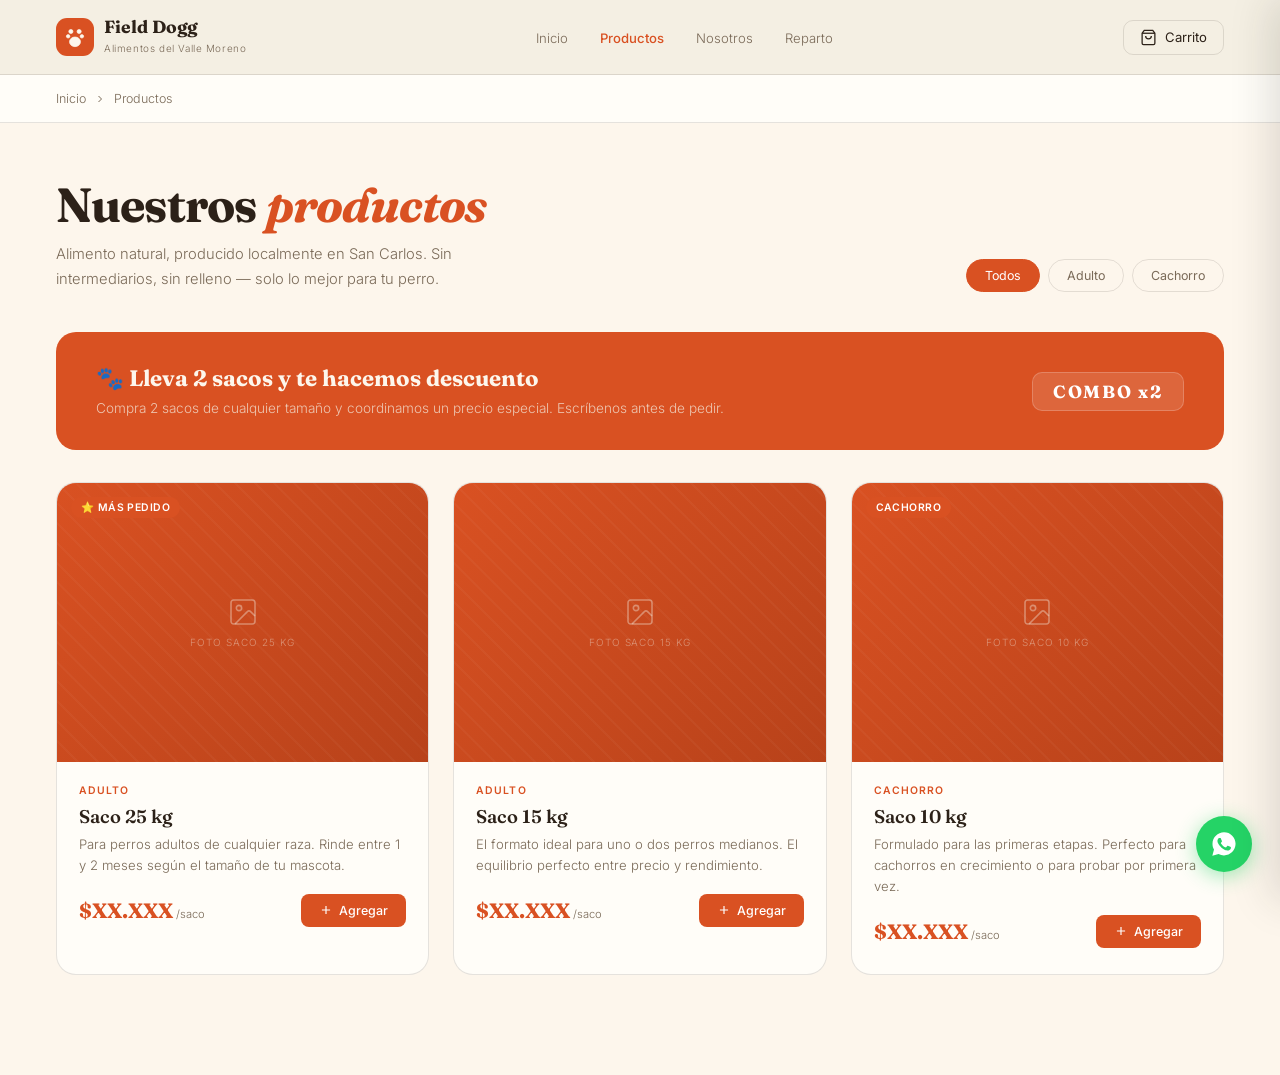
<file: productos.html>
<!DOCTYPE html>
<html lang="es">
<head>
<meta charset="UTF-8">
<meta name="viewport" content="width=device-width, initial-scale=1.0">
<title>Productos — Field Dogg</title>
<link href="https://fonts.googleapis.com/css2?family=Fraunces:ital,opsz,wght@0,9..144,400;0,9..144,600;0,9..144,700;1,9..144,400&family=Inter:wght@300;400;500;600;700&display=swap" rel="stylesheet">
<style>

:root {
  --beeswax:        #EAB05C;
  --grenadine:      #D95122;
  --grenadine-dark: #B8421A;
  --darlington:     #B6CFB9;
  --darlington-dark:#8AAE8E;
  --cafe-latte:     #896645;
  --cafe-dark:      #6A4F34;
  --cream:          #FDF6EC;
  --cream-dark:     #F5ECD8;
  --ink:            #2C2118;
  --ink-muted:      #7A6A58;
  --border:         rgba(44,33,24,0.12);
  --white:          #FFFDF8;
  /* aliases */
  --olive:          #D95122;
  --olive-dark:     #B8421A;
  --terracotta:     #D95122;
  --terracotta-dark:#B8421A;
}
*,*::before,*::after{box-sizing:border-box;margin:0;padding:0}
html{scroll-behavior:smooth}
body{background:var(--cream);color:var(--ink);font-family:'Inter',sans-serif;font-weight:300;overflow-x:hidden;-webkit-font-smoothing:antialiased}
h1,h2,h3,h4{font-family:'Fraunces',serif}

/* NAV */
nav{position:sticky;top:0;z-index:100;display:flex;align-items:center;justify-content:space-between;padding:18px 56px;background:rgba(244,238,226,0.92);backdrop-filter:blur(14px);border-bottom:1px solid var(--border)}
.nav-logo{display:flex;align-items:center;gap:10px;text-decoration:none}
.nav-logo-mark{width:38px;height:38px;border-radius:11px;background:var(--olive);display:flex;align-items:center;justify-content:center}
.nav-logo-mark svg{width:22px;height:22px;stroke:var(--cream)}
.nav-brand strong{font-family:'Fraunces',serif;font-size:1.1rem;font-weight:700;color:var(--ink);display:block;line-height:1}
.nav-brand span{font-size:0.62rem;color:var(--ink-muted);letter-spacing:0.06em}
.nav-links{display:flex;gap:32px;list-style:none}
.nav-links a{font-size:0.82rem;color:var(--ink-muted);text-decoration:none;transition:color 0.15s}
.nav-links a:hover,.nav-links a.active{color:var(--olive);font-weight:500}
.nav-right{display:flex;align-items:center;gap:16px}
.nav-cart{position:relative;background:none;border:1.5px solid var(--border);border-radius:10px;padding:8px 16px;cursor:pointer;display:flex;align-items:center;gap:8px;font-family:'Inter',sans-serif;font-size:0.82rem;color:var(--ink);transition:border-color 0.15s,background 0.15s}
.nav-cart:hover{border-color:var(--olive);background:rgba(217,81,34,0.05)}
.nav-cart svg{width:17px;height:17px;stroke:var(--ink)}
.cart-badge{background:#D95122;color:white;border-radius:50%;width:18px;height:18px;font-size:0.65rem;font-weight:700;display:flex;align-items:center;justify-content:center;position:absolute;top:-7px;right:-7px}
.cart-badge.hidden{display:none}

/* BREADCRUMB */
.breadcrumb{padding:16px 56px;font-size:0.78rem;color:var(--ink-muted);display:flex;align-items:center;gap:8px;border-bottom:1px solid var(--border);background:var(--white)}
.breadcrumb a{color:var(--ink-muted);text-decoration:none;transition:color 0.15s}
.breadcrumb a:hover{color:var(--olive)}
.breadcrumb svg{width:12px;height:12px;stroke:var(--ink-muted)}

/* PAGE HEADER */
.page-header{padding:56px 56px 40px;max-width:1400px;margin:0 auto;display:flex;align-items:flex-end;justify-content:space-between;gap:24px}
.page-header h1{font-size:clamp(2rem,4vw,3rem);font-weight:700;letter-spacing:-0.02em;line-height:1.1}
.page-header h1 em{font-style:italic;color:var(--olive)}
.page-header p{font-size:0.92rem;color:var(--ink-muted);line-height:1.7;max-width:400px;margin-top:10px}
.filter-bar{display:flex;gap:8px;flex-shrink:0}
.filter-btn{padding:8px 18px;border-radius:50px;border:1.5px solid var(--border);background:transparent;font-family:'Inter',sans-serif;font-size:0.78rem;color:var(--ink-muted);cursor:pointer;transition:all 0.15s var(--ease)}
.filter-btn:hover{border-color:var(--olive);color:var(--olive)}
.filter-btn.active{background:#D95122;border-color:#D95122;color:white}

/* PRODUCTS GRID */
.products-wrap{max-width:1400px;margin:0 auto;padding:0 56px 100px}
.products-grid{display:grid;grid-template-columns:repeat(3,1fr);gap:24px}

.pcard{background:var(--white);border-radius:20px;overflow:hidden;border:1px solid var(--border);transition:transform 0.2s var(--ease),box-shadow 0.2s var(--ease);cursor:pointer;text-decoration:none;color:inherit;display:block}
.pcard:hover{transform:translateY(-5px);box-shadow:0 16px 40px rgba(43,42,34,0.1)}
.pcard-img{aspect-ratio:4/3;background:linear-gradient(135deg,var(--olive),var(--olive-dark));display:flex;flex-direction:column;align-items:center;justify-content:center;gap:8px;position:relative;overflow:hidden}
.pcard-img::before{content:'';position:absolute;inset:0;background:repeating-linear-gradient(45deg,rgba(255,255,255,0.03) 0,rgba(255,255,255,0.03) 2px,transparent 2px,transparent 14px)}
.pcard-img svg{width:32px;height:32px;stroke:rgba(244,238,226,0.4)}
.pcard-img span{font-size:0.62rem;letter-spacing:0.1em;text-transform:uppercase;color:rgba(244,238,226,0.45)}
.pcard-badge{position:absolute;top:14px;left:14px;padding:4px 10px;border-radius:50px;font-size:0.65rem;font-weight:600;letter-spacing:0.04em;text-transform:uppercase}
.badge-popular{background:#D95122;color:white}
.badge-new{background:var(--olive);color:white}
.pcard-body{padding:22px 22px 26px}
.pcard-cat{font-size:0.65rem;font-weight:600;color:var(--olive);letter-spacing:0.1em;text-transform:uppercase;margin-bottom:8px}
.pcard-name{font-family:'Fraunces',serif;font-size:1.15rem;font-weight:600;color:var(--ink);margin-bottom:6px;line-height:1.25}
.pcard-desc{font-size:0.82rem;color:var(--ink-muted);line-height:1.6;margin-bottom:18px}
.pcard-footer{display:flex;align-items:center;justify-content:space-between}
.pcard-price{font-family:'Fraunces',serif;font-size:1.3rem;font-weight:700;color:var(--olive)}
.pcard-price small{font-family:'Inter',sans-serif;font-size:0.7rem;color:var(--ink-muted);font-weight:300;margin-left:3px}
.pcard-price .old-price{font-size:0.82rem;color:var(--ink-muted);text-decoration:line-through;font-family:'Inter',sans-serif;font-weight:300;margin-right:6px}
.add-btn{padding:9px 18px;background:var(--olive);border:none;border-radius:8px;color:white;font-family:'Inter',sans-serif;font-size:0.78rem;font-weight:500;cursor:pointer;transition:background 0.15s,transform 0.1s;display:flex;align-items:center;gap:6px}
.add-btn:hover{background:var(--olive-dark);transform:scale(1.03)}
.add-btn:active{transform:scale(0.97)}
.add-btn svg{width:14px;height:14px;stroke:white}
.add-btn.added{background:#B8421A}

/* PROMO BANNER */
.promo-banner{background:var(--olive);color:var(--cream);border-radius:20px;padding:32px 40px;display:flex;align-items:center;justify-content:space-between;gap:24px;margin-bottom:32px}
.promo-banner h3{font-family:'Fraunces',serif;font-size:1.4rem;font-weight:700;margin-bottom:6px}
.promo-banner p{font-size:0.85rem;color:rgba(244,238,226,0.75);line-height:1.5}
.promo-code{background:rgba(255,255,255,0.12);border:1px solid rgba(255,255,255,0.2);border-radius:10px;padding:8px 20px;font-family:'Fraunces',serif;font-size:1.1rem;font-weight:700;letter-spacing:0.1em;color:white;cursor:default}

/* CARRITO SIDEBAR */
.cart-overlay{position:fixed;inset:0;background:rgba(43,42,34,0.5);z-index:200;opacity:0;pointer-events:none;transition:opacity 0.25s var(--ease)}
.cart-overlay.open{opacity:1;pointer-events:all}
.cart-sidebar{position:fixed;top:0;right:0;bottom:0;width:420px;background:var(--white);z-index:201;transform:translateX(100%);transition:transform 0.3s var(--ease);display:flex;flex-direction:column;box-shadow:-8px 0 40px rgba(43,42,34,0.15)}
.cart-sidebar.open{transform:translateX(0)}
.cart-header{padding:24px 28px;border-bottom:1px solid var(--border);display:flex;align-items:center;justify-content:space-between}
.cart-header h3{font-family:'Fraunces',serif;font-size:1.2rem;font-weight:700}
.cart-close{background:none;border:none;cursor:pointer;padding:6px;border-radius:8px;transition:background 0.15s;display:flex}
.cart-close:hover{background:var(--cream)}
.cart-close svg{width:20px;height:20px;stroke:var(--ink)}
.cart-items{flex:1;overflow-y:auto;padding:20px 28px}
.cart-empty{text-align:center;padding:60px 0;color:var(--ink-muted)}
.cart-empty svg{width:48px;height:48px;stroke:var(--border);margin-bottom:14px}
.cart-empty p{font-size:0.88rem}
.cart-item{display:flex;gap:14px;padding:16px 0;border-bottom:1px solid var(--border)}
.cart-item-img{width:64px;height:64px;border-radius:10px;background:linear-gradient(135deg,var(--olive),var(--olive-dark));flex-shrink:0;display:flex;align-items:center;justify-content:center}
.cart-item-img svg{width:24px;height:24px;stroke:rgba(244,238,226,0.5)}
.cart-item-info{flex:1}
.cart-item-name{font-family:'Fraunces',serif;font-size:0.95rem;font-weight:600;color:var(--ink);margin-bottom:4px}
.cart-item-price{font-size:0.82rem;color:var(--olive);font-weight:500}
.cart-item-controls{display:flex;align-items:center;gap:10px;margin-top:10px}
.qty-btn{width:28px;height:28px;border-radius:6px;border:1px solid var(--border);background:transparent;cursor:pointer;display:flex;align-items:center;justify-content:center;font-size:1rem;color:var(--ink);transition:background 0.15s}
.qty-btn:hover{background:var(--cream)}
.qty-num{font-size:0.88rem;font-weight:600;min-width:20px;text-align:center}
.cart-item-remove{margin-left:auto;background:none;border:none;cursor:pointer;color:var(--ink-muted);font-size:0.75rem;transition:color 0.15s}
.cart-item-remove:hover{color:#C0392B}
.cart-footer{padding:20px 28px;border-top:1px solid var(--border)}
.cart-subtotal{display:flex;justify-content:space-between;align-items:center;margin-bottom:8px;font-size:0.88rem;color:var(--ink-muted)}
.cart-total{display:flex;justify-content:space-between;align-items:center;margin-bottom:20px}
.cart-total span:first-child{font-family:'Fraunces',serif;font-size:1rem;font-weight:700}
.cart-total span:last-child{font-family:'Fraunces',serif;font-size:1.4rem;font-weight:700;color:#D95122}
.cart-checkout-btn{width:100%;padding:15px;background:var(--olive);border:none;border-radius:12px;color:white;font-family:'Inter',sans-serif;font-size:0.9rem;font-weight:600;cursor:pointer;transition:background 0.15s,transform 0.15s;display:flex;align-items:center;justify-content:center;gap:8px}
.cart-checkout-btn:hover{background:#B8421A;transform:translateY(-1px)}
.cart-checkout-btn svg{width:16px;height:16px;stroke:white}
.cart-keep{width:100%;padding:11px;background:transparent;border:none;font-family:'Inter',sans-serif;font-size:0.82rem;color:var(--ink-muted);cursor:pointer;margin-top:8px;transition:color 0.15s}
.cart-keep:hover{color:var(--olive)}

/* WA FLOAT */
.wa-float{position:fixed;bottom:28px;right:28px;z-index:199;width:56px;height:56px;border-radius:50%;background:#25D366;display:flex;align-items:center;justify-content:center;box-shadow:0 4px 20px rgba(37,211,102,0.45);cursor:pointer;border:none;transition:transform 0.2s,box-shadow 0.2s;animation:waPulse 2.5s ease infinite}
.wa-float:hover{transform:scale(1.1)}
.wa-float svg{width:28px;height:28px;fill:white}
@keyframes waPulse{0%,100%{box-shadow:0 4px 20px rgba(37,211,102,0.45)}50%{box-shadow:0 4px 32px rgba(37,211,102,0.75),0 0 0 8px rgba(37,211,102,0.1)}}

/* REVEAL */
.reveal{opacity:0;transform:translateY(16px);transition:opacity 0.45s var(--ease),transform 0.45s var(--ease)}
.reveal.in{opacity:1;transform:translateY(0)}

@media(max-width:960px){
  nav{padding:14px 20px}.nav-links{display:none}
  .breadcrumb{padding:12px 20px}
  .page-header{padding:36px 20px 24px;flex-direction:column;align-items:flex-start}
  .products-wrap{padding:0 20px 80px}
  .products-grid{grid-template-columns:1fr 1fr}
  .cart-sidebar{width:100%}
}
@media(max-width:600px){.products-grid{grid-template-columns:1fr}}
</style>
</head>
<body>

<!-- NAV -->
<nav>
  <a class="nav-logo" href="index.html">
    <div class="nav-logo-mark">
      <svg viewBox="0 0 32 32" fill="none"><circle cx="10" cy="8" r="3" fill="#FDF6EC"/><circle cx="22" cy="8" r="3" fill="#FDF6EC"/><circle cx="6" cy="15" r="2.5" fill="#FDF6EC"/><circle cx="26" cy="15" r="2.5" fill="#FDF6EC"/><ellipse cx="16" cy="23" rx="8" ry="7" fill="#FDF6EC"/></svg>
    </div>
    <div class="nav-brand">
      <strong>Field Dogg</strong>
      <span>Alimentos del Valle Moreno</span>
    </div>
  </a>
  <ul class="nav-links">
    <li><a href="index.html">Inicio</a></li>
    <li><a href="productos.html" class="active">Productos</a></li>
    <li><a href="index.html#nosotros">Nosotros</a></li>
    <li><a href="index.html#reparto">Reparto</a></li>
  </ul>
  <div class="nav-right">
    <button class="nav-cart" id="cartBtn" onclick="openCart()">
      <svg viewBox="0 0 24 24" fill="none" stroke-width="1.8"><path d="M6 2L3 6v14a2 2 0 002 2h14a2 2 0 002-2V6l-3-4z"/><line x1="3" y1="6" x2="21" y2="6"/><path d="M16 10a4 4 0 01-8 0"/></svg>
      Carrito
      <span class="cart-badge hidden" id="cartBadge">0</span>
    </button>
  </div>
</nav>

<!-- BREADCRUMB -->
<div class="breadcrumb">
  <a href="index.html">Inicio</a>
  <svg viewBox="0 0 24 24" fill="none" stroke-width="2"><path d="M9 18l6-6-6-6"/></svg>
  <span>Productos</span>
</div>

<!-- PAGE HEADER -->
<div class="page-header">
  <div>
    <h1>Nuestros <em>productos</em></h1>
    <p>Alimento natural, producido localmente en San Carlos. Sin intermediarios, sin relleno — solo lo mejor para tu perro.</p>
  </div>
  <div class="filter-bar">
    <button class="filter-btn active" data-filter="todos">Todos</button>
    <button class="filter-btn" data-filter="adulto">Adulto</button>
    <button class="filter-btn" data-filter="cachorro">Cachorro</button>
  </div>
</div>

<!-- PRODUCTS -->
<div class="products-wrap">

  <!-- PROMO -->
  <div class="promo-banner reveal">
    <div>
      <h3>🐾 Lleva 2 sacos y te hacemos descuento</h3>
      <p>Compra 2 sacos de cualquier tamaño y coordinamos un precio especial. Escríbenos antes de pedir.</p>
    </div>
    <div class="promo-code">COMBO x2</div>
  </div>

  <div class="products-grid">

    <!-- PRODUCTO 1 -->
    <div class="pcard reveal" data-cat="adulto">
      <div class="pcard-img">
        <div class="pcard-badge badge-popular">⭐ Más pedido</div>
        <svg viewBox="0 0 24 24" fill="none" stroke-width="1.2"><rect x="3" y="3" width="18" height="18" rx="2"/><circle cx="9" cy="9" r="2"/><path d="m21 15-3.1-3.1a2 2 0 0 0-2.8 0L6 21"/></svg>
        <span>foto saco 25 kg</span>
      </div>
      <div class="pcard-body">
        <p class="pcard-cat">Adulto</p>
        <h3 class="pcard-name">Saco 25 kg</h3>
        <p class="pcard-desc">Para perros adultos de cualquier raza. Rinde entre 1 y 2 meses según el tamaño de tu mascota.</p>
        <div class="pcard-footer">
          <div class="pcard-price">
            $XX.XXX<small>/saco</small>
          </div>
          <button class="add-btn" onclick="addToCart('Saco 25 kg', 'XX.XXX', this)">
            <svg viewBox="0 0 24 24" fill="none" stroke-width="2"><path d="M12 5v14M5 12h14"/></svg>
            Agregar
          </button>
        </div>
      </div>
    </div>

    <!-- PRODUCTO 2 -->
    <div class="pcard reveal" data-cat="adulto">
      <div class="pcard-img">
        <svg viewBox="0 0 24 24" fill="none" stroke-width="1.2"><rect x="3" y="3" width="18" height="18" rx="2"/><circle cx="9" cy="9" r="2"/><path d="m21 15-3.1-3.1a2 2 0 0 0-2.8 0L6 21"/></svg>
        <span>foto saco 15 kg</span>
      </div>
      <div class="pcard-body">
        <p class="pcard-cat">Adulto</p>
        <h3 class="pcard-name">Saco 15 kg</h3>
        <p class="pcard-desc">El formato ideal para uno o dos perros medianos. El equilibrio perfecto entre precio y rendimiento.</p>
        <div class="pcard-footer">
          <div class="pcard-price">$XX.XXX<small>/saco</small></div>
          <button class="add-btn" onclick="addToCart('Saco 15 kg', 'XX.XXX', this)">
            <svg viewBox="0 0 24 24" fill="none" stroke-width="2"><path d="M12 5v14M5 12h14"/></svg>
            Agregar
          </button>
        </div>
      </div>
    </div>

    <!-- PRODUCTO 3 -->
    <div class="pcard reveal" data-cat="cachorro">
      <div class="pcard-img">
        <div class="pcard-badge badge-new">Cachorro</div>
        <svg viewBox="0 0 24 24" fill="none" stroke-width="1.2"><rect x="3" y="3" width="18" height="18" rx="2"/><circle cx="9" cy="9" r="2"/><path d="m21 15-3.1-3.1a2 2 0 0 0-2.8 0L6 21"/></svg>
        <span>foto saco 10 kg</span>
      </div>
      <div class="pcard-body">
        <p class="pcard-cat">Cachorro</p>
        <h3 class="pcard-name">Saco 10 kg</h3>
        <p class="pcard-desc">Formulado para las primeras etapas. Perfecto para cachorros en crecimiento o para probar por primera vez.</p>
        <div class="pcard-footer">
          <div class="pcard-price">$XX.XXX<small>/saco</small></div>
          <button class="add-btn" onclick="addToCart('Saco 10 kg', 'XX.XXX', this)">
            <svg viewBox="0 0 24 24" fill="none" stroke-width="2"><path d="M12 5v14M5 12h14"/></svg>
            Agregar
          </button>
        </div>
      </div>
    </div>

  </div>
</div>

<!-- CARRITO SIDEBAR -->
<div class="cart-overlay" id="cartOverlay" onclick="closeCart()"></div>
<div class="cart-sidebar" id="cartSidebar">
  <div class="cart-header">
    <h3>Tu carrito 🛒</h3>
    <button class="cart-close" onclick="closeCart()">
      <svg viewBox="0 0 24 24" fill="none" stroke-width="2"><path d="M18 6L6 18M6 6l12 12"/></svg>
    </button>
  </div>
  <div class="cart-items" id="cartItems">
    <div class="cart-empty" id="cartEmpty">
      <svg viewBox="0 0 24 24" fill="none" stroke-width="1.2"><path d="M6 2L3 6v14a2 2 0 002 2h14a2 2 0 002-2V6l-3-4z"/><line x1="3" y1="6" x2="21" y2="6"/><path d="M16 10a4 4 0 01-8 0"/></svg>
      <p>Tu carrito está vacío</p>
    </div>
  </div>
  <div class="cart-footer" id="cartFooter" style="display:none">
    <div class="cart-subtotal">
      <span>Subtotal</span>
      <span id="cartSubtotal">$0</span>
    </div>
    <div class="cart-subtotal">
      <span>Envío</span>
      <span>A coordinar</span>
    </div>
    <div class="cart-total">
      <span>Total</span>
      <span id="cartTotal">$0</span>
    </div>
    <button class="cart-checkout-btn" onclick="window.location.href='carrito.html'">
      <svg viewBox="0 0 24 24" fill="none" stroke-width="2"><path d="M5 12h14M12 5l7 7-7 7"/></svg>
      Ir al carrito
    </button>
    <button class="cart-keep" onclick="closeCart()">Seguir comprando</button>
  </div>
</div>

<!-- WA FLOAT -->
<a href="https://wa.me/56984327516?text=Hola!%20Quiero%20consultar%20por%20sus%20productos." target="_blank" style="text-decoration:none">
  <button class="wa-float">
    <svg viewBox="0 0 24 24"><path d="M12.04 2C6.58 2 2.13 6.45 2.13 11.91c0 1.72.45 3.4 1.3 4.88L2 22l5.35-1.4c1.42.78 3.02 1.19 4.66 1.19h.01c5.46 0 9.9-4.45 9.9-9.91 0-2.65-1.03-5.14-2.9-7.01A9.82 9.82 0 0 0 12.05 2zm5.79 14.16c-.24.68-1.4 1.3-1.93 1.38-.5.08-1.12.11-1.81-.11-.42-.13-.95-.31-1.64-.6-2.88-1.24-4.76-4.14-4.9-4.33-.14-.19-1.17-1.55-1.17-2.97s.74-2.1 1-2.39c.26-.28.57-.36.76-.36.19 0 .38 0 .55.01.18.01.41-.07.64.49.24.57.81 1.98.88 2.12.07.14.12.31.02.5-.1.19-.15.31-.29.47-.14.17-.3.37-.43.5-.14.14-.29.29-.13.57.17.28.74 1.22 1.59 1.98 1.09.97 2.01 1.27 2.29 1.41.28.14.44.12.6-.07.17-.19.71-.83.9-1.11.19-.28.38-.23.64-.14.26.09 1.66.78 1.95.93.28.14.47.21.54.33.07.12.07.69-.17 1.37z"/></svg>
  </button>
</a>

<script>
// CARRITO STATE
let cart = JSON.parse(localStorage.getItem('fd_cart') || '[]');

function saveCart(){ localStorage.setItem('fd_cart', JSON.stringify(cart)); }

function updateBadge(){
  const badge = document.getElementById('cartBadge');
  const total = cart.reduce((s,i) => s + i.qty, 0);
  badge.textContent = total;
  badge.classList.toggle('hidden', total === 0);
}

function addToCart(name, price, btn){
  const existing = cart.find(i => i.name === name);
  if(existing){ existing.qty++; } else { cart.push({ name, price, qty: 1 }); }
  saveCart(); updateBadge(); renderCart();
  btn.textContent = '✓ Agregado';
  btn.classList.add('added');
  setTimeout(() => { btn.innerHTML = '<svg viewBox="0 0 24 24" fill="none" stroke="white" stroke-width="2"><path d="M12 5v14M5 12h14"/></svg> Agregar'; btn.classList.remove('added'); }, 1500);
  openCart();
}

function renderCart(){
  const container = document.getElementById('cartItems');
  const empty = document.getElementById('cartEmpty');
  const footer = document.getElementById('cartFooter');
  if(cart.length === 0){
    empty.style.display = 'block'; footer.style.display = 'none';
    container.innerHTML = ''; container.appendChild(empty); return;
  }
  empty.style.display = 'none'; footer.style.display = 'block';
  const items = cart.map((item,i) => `
    <div class="cart-item">
      <div class="cart-item-img"><svg viewBox="0 0 24 24" fill="none" stroke-width="1.2"><rect x="3" y="3" width="18" height="18" rx="2"/><circle cx="9" cy="9" r="2"/><path d="m21 15-3.1-3.1a2 2 0 0 0-2.8 0L6 21"/></svg></div>
      <div class="cart-item-info">
        <div class="cart-item-name">${item.name}</div>
        <div class="cart-item-price">$${item.price} / saco</div>
        <div class="cart-item-controls">
          <button class="qty-btn" onclick="changeQty(${i},-1)">−</button>
          <span class="qty-num">${item.qty}</span>
          <button class="qty-btn" onclick="changeQty(${i},1)">+</button>
          <button class="cart-item-remove" onclick="removeItem(${i})">Eliminar</button>
        </div>
      </div>
    </div>`).join('');
  container.innerHTML = items;
  document.getElementById('cartSubtotal').textContent = 'A confirmar';
  document.getElementById('cartTotal').textContent = 'A confirmar';
}

function changeQty(i, delta){
  cart[i].qty += delta;
  if(cart[i].qty <= 0) cart.splice(i,1);
  saveCart(); updateBadge(); renderCart();
}
function removeItem(i){ cart.splice(i,1); saveCart(); updateBadge(); renderCart(); }
function openCart(){ document.getElementById('cartOverlay').classList.add('open'); document.getElementById('cartSidebar').classList.add('open'); }
function closeCart(){ document.getElementById('cartOverlay').classList.remove('open'); document.getElementById('cartSidebar').classList.remove('open'); }

// FILTERS
document.querySelectorAll('.filter-btn').forEach(btn => {
  btn.addEventListener('click', () => {
    document.querySelectorAll('.filter-btn').forEach(b => b.classList.remove('active'));
    btn.classList.add('active');
    const filter = btn.dataset.filter;
    document.querySelectorAll('.pcard').forEach(card => {
      card.style.display = (filter === 'todos' || card.dataset.cat === filter) ? 'block' : 'none';
    });
  });
});

// REVEAL
const obs = new IntersectionObserver(entries => {
  entries.forEach(e => { if(e.isIntersecting){ e.target.classList.add('in'); obs.unobserve(e.target); }});
}, { threshold: 0.1 });
document.querySelectorAll('.reveal').forEach(el => obs.observe(el));

// INIT
updateBadge(); renderCart();
</script>
</body>
</html>
</file>
<file: field_dogg.css>
@import url('https://fonts.googleapis.com/css2?family=Fraunces:ital,opsz,wght@0,9..144,400;0,9..144,600;0,9..144,700;1,9..144,400&family=Inter:wght@400;500;600;700&display=swap');

:root {
  /* Nueva paleta */
  --beeswax:        #EAB05C;  /* amarillo cálido — fondos hero, eyebrow, badges */
  --grenadine:      #D95122;  /* naranja-rojo    — acentos, precios, CTAs */
  --grenadine-dark: #B8421A;  /* hover grenadine */
  --darlington:     #B6CFB9;  /* verde sage suave — fondos secundarios */
  --darlington-dark:#8AAE8E;  /* hover/border darlington */
  --cafe-latte:     #896645;  /* café oscuro      — textos, logo, hover */
  --cafe-dark:      #6A4F34;  /* café más oscuro  */

  /* Neutros */
  --cream:      #FDF6EC;   /* fondo principal */
  --cream-dark: #F5ECD8;   /* fondo secciones alternas */
  --ink:        #2C2118;   /* texto principal */
  --ink-muted:  #7A6A58;   /* texto secundario */
  --border:     rgba(44,33,24,0.12);
  --white:      #FFFDF8;

  /* Aliases semánticos */
  --olive:      var(--cafe-latte);
  --olive-dark: var(--cafe-dark);
  --terracotta: var(--grenadine);
  --terracotta-dark: var(--grenadine-dark);
}

*, *::before, *::after { box-sizing: border-box; margin: 0; padding: 0; }
html { scroll-behavior: smooth; }
body {
  background: var(--cream);
  color: var(--ink);
  font-family: 'Inter', sans-serif;
  font-weight: 300;
  overflow-x: hidden;
  -webkit-font-smoothing: antialiased;
}
h1, h2, h3 { font-family: 'Fraunces', serif; }

/* ─── PLACEHOLDER IMAGES ─── */
.ph-img {
  position: relative;
  background: linear-gradient(135deg, var(--cafe-latte) 0%, var(--cafe-dark) 100%);
  display: flex; align-items: center; justify-content: center;
  overflow: hidden;
}
.ph-img::before {
  content: '';
  position: absolute; inset: 0;
  background-image: repeating-linear-gradient(
    45deg,
    rgba(255,255,255,0.05) 0px, rgba(255,255,255,0.05) 2px,
    transparent 2px, transparent 14px
  );
}
.ph-label {
  position: relative; z-index: 1;
  display: flex; flex-direction: column; align-items: center; gap: 8px;
  color: rgba(253,246,236,0.8);
  text-align: center; padding: 20px;
}
.ph-label svg { width: 36px; height: 36px; opacity: 0.6; stroke: rgba(253,246,236,0.7); }
.ph-label span {
  font-family: 'Inter', sans-serif; font-size: 0.72rem;
  letter-spacing: 1.5px; text-transform: uppercase; font-weight: 600;
}
.ph-label small { font-size: 0.68rem; opacity: 0.65; font-weight: 400; }

/* ─── DEMO BANNER ─── */
.demo-banner {
  background: var(--cafe-dark); color: var(--cream);
  text-align: center; padding: 9px 20px;
  font-size: 0.75rem; font-weight: 500; letter-spacing: 0.03em;
}
.demo-banner strong { color: var(--beeswax); }

/* ─── NAV ─── */
nav {
  position: sticky; top: 0; z-index: 100;
  padding: 18px 60px;
  display: flex; align-items: center; justify-content: space-between;
  background: rgba(253,246,236,0.92);
  backdrop-filter: blur(14px); -webkit-backdrop-filter: blur(14px);
  border-bottom: 1px solid var(--border);
  transition: padding 0.3s ease;
}
.nav-logo { display: flex; align-items: center; gap: 10px; text-decoration: none; }
.nav-logo-mark {
  width: 38px; height: 38px; border-radius: 10px;
  background: var(--grenadine);
  display: flex; align-items: center; justify-content: center;
}
.nav-logo-mark svg { width: 22px; height: 22px; stroke: white; }
.nav-logo-text h1 { font-size: 1.2rem; font-weight: 700; color: var(--cafe-dark); line-height: 1; }
.nav-logo-text span { font-size: 0.62rem; color: var(--ink-muted); letter-spacing: 0.06em; }
.nav-links { display: flex; gap: 36px; list-style: none; }
.nav-links a {
  color: var(--ink-muted); text-decoration: none; font-size: 0.85rem; font-weight: 400;
  transition: color 0.2s; position: relative;
}
.nav-links a::after {
  content: ''; position: absolute; bottom: -3px; left: 0;
  width: 0; height: 2px; background: var(--grenadine);
  transition: width 0.2s ease; border-radius: 2px;
}
.nav-links a:hover { color: var(--grenadine); }
.nav-links a:hover::after { width: 100%; }
.nav-cta {
  padding: 10px 24px; background: var(--grenadine); border: none; border-radius: 8px;
  color: white; font-family: 'Inter', sans-serif; font-weight: 600; font-size: 0.82rem;
  cursor: pointer; transition: background 0.2s, transform 0.15s;
}
.nav-cta:hover { background: var(--grenadine-dark); transform: translateY(-1px); }

/* ─── HERO ─── */
.hero {
  display: grid; grid-template-columns: 1.05fr 0.95fr;
  align-items: center; gap: 40px;
  padding: 70px 60px 90px;
  max-width: 1320px; margin: 0 auto;
}
.hero-eyebrow {
  display: inline-flex; align-items: center; gap: 8px;
  padding: 6px 16px; border-radius: 50px;
  background: rgba(234,176,92,0.15); border: 1px solid rgba(234,176,92,0.4);
  font-size: 0.76rem; font-weight: 600; color: var(--cafe-dark);
  margin-bottom: 24px;
}
.hero-eyebrow .dot { width: 6px; height: 6px; border-radius: 50%; background: var(--grenadine); animation: pulse 2s infinite; }
.hero h1 {
  font-size: clamp(2.4rem, 4.2vw, 3.6rem); font-weight: 700; line-height: 1.1;
  letter-spacing: -1px; color: var(--ink); margin-bottom: 22px;
}
.hero h1 em { font-style: normal; color: var(--grenadine); }
.hero p {
  font-size: 1.05rem; color: var(--ink-muted); line-height: 1.75;
  max-width: 480px; margin-bottom: 36px; font-weight: 300;
}
.hero-actions { display: flex; gap: 14px; flex-wrap: wrap; margin-bottom: 36px; }

.btn-primary {
  padding: 14px 30px; background: var(--grenadine); border: none; border-radius: 10px;
  color: white; font-family: 'Inter', sans-serif; font-weight: 600; font-size: 0.9rem;
  cursor: pointer; transition: background 0.2s, transform 0.15s, box-shadow 0.2s;
  display: inline-flex; align-items: center; gap: 8px;
}
.btn-primary:hover { background: var(--grenadine-dark); transform: translateY(-2px); box-shadow: 0 8px 24px rgba(217,81,34,0.3); }
.btn-primary:active { transform: translateY(0); }

.btn-secondary {
  padding: 14px 30px; background: transparent; border: 1.5px solid var(--border); border-radius: 10px;
  color: var(--ink); font-family: 'Inter', sans-serif; font-weight: 500; font-size: 0.9rem;
  cursor: pointer; transition: border-color 0.2s, color 0.2s, background 0.2s;
}
.btn-secondary:hover { border-color: var(--cafe-latte); color: var(--cafe-latte); background: rgba(137,102,69,0.05); }

.hero-trust { display: flex; gap: 24px; flex-wrap: wrap; }
.trust-item { display: flex; align-items: center; gap: 8px; font-size: 0.83rem; color: var(--ink-muted); }
.trust-item svg { width: 15px; height: 15px; stroke: var(--cafe-latte); flex-shrink: 0; }

.hero-visual { position: relative; }
.hero-img { width: 100%; aspect-ratio: 4/5; border-radius: 24px; }

.hero-badge {
  position: absolute; bottom: -20px; left: -24px;
  background: var(--white); border-radius: 16px; padding: 16px 20px;
  box-shadow: 0 12px 40px rgba(44,33,24,0.14);
  display: flex; align-items: center; gap: 14px;
}
.hero-badge-icon {
  width: 44px; height: 44px; border-radius: 12px;
  background: rgba(234,176,92,0.15);
  display: flex; align-items: center; justify-content: center;
}
.hero-badge-icon svg { width: 24px; height: 24px; stroke: var(--cafe-latte); }
.hero-badge strong { display: block; font-size: 0.92rem; color: var(--ink); }
.hero-badge span { font-size: 0.76rem; color: var(--ink-muted); }

/* ─── TRUST STRIP ─── */
.trust-strip {
  background: var(--cafe-latte); padding: 16px 60px;
  display: flex; justify-content: center; gap: 56px; flex-wrap: wrap;
}
.trust-strip span {
  color: rgba(253,246,236,0.9); font-size: 0.8rem; font-weight: 500;
  letter-spacing: 0.03em; display: flex; align-items: center; gap: 8px;
}
.trust-strip svg { width: 15px; height: 15px; stroke: var(--beeswax); }

/* ─── SECTIONS GENERAL ─── */
section { padding: 90px 60px; max-width: 1320px; margin: 0 auto; }
.section-eyebrow {
  font-size: 0.76rem; font-weight: 700; letter-spacing: 0.1em; text-transform: uppercase;
  color: var(--grenadine); margin-bottom: 14px;
  display: flex; align-items: center; gap: 8px;
}
.section-eyebrow::before { content: ''; width: 18px; height: 2px; background: var(--grenadine); border-radius: 2px; }
.section-title {
  font-size: clamp(1.8rem, 3vw, 2.6rem); font-weight: 700; color: var(--ink);
  letter-spacing: -0.5px; margin-bottom: 16px; line-height: 1.15;
}
.section-sub { font-size: 1rem; color: var(--ink-muted); line-height: 1.75; max-width: 560px; font-weight: 300; }

/* ─── PRODUCTOS ─── */
.products-section { background: var(--cream-dark); border-radius: 32px; }
.products-header { text-align: center; max-width: 600px; margin: 0 auto 56px; }
.products-header .section-sub { margin: 0 auto; }
.products-grid { display: grid; grid-template-columns: repeat(3, 1fr); gap: 24px; }

.product-card {
  background: var(--white); border-radius: 20px; overflow: hidden;
  border: 1px solid var(--border);
  transition: transform 0.25s ease, box-shadow 0.25s ease;
}
.product-card:hover { transform: translateY(-6px); box-shadow: 0 16px 40px rgba(44,33,24,0.1); }
.product-img { aspect-ratio: 4/3; }
.product-body { padding: 22px 22px 26px; }
.product-tag {
  display: inline-block; padding: 3px 11px; border-radius: 50px;
  background: rgba(182,207,185,0.35); color: var(--cafe-dark);
  font-size: 0.68rem; font-weight: 700; letter-spacing: 0.05em; text-transform: uppercase;
  margin-bottom: 10px;
}
.product-body h3 { font-size: 1.15rem; font-weight: 700; color: var(--ink); margin-bottom: 8px; }
.product-body p { font-size: 0.86rem; color: var(--ink-muted); line-height: 1.65; margin-bottom: 18px; }
.product-footer { display: flex; align-items: center; justify-content: space-between; }
.product-price { font-family: 'Fraunces', serif; font-size: 1.4rem; font-weight: 700; color: var(--grenadine); }
.product-price span { font-family: 'Inter', sans-serif; font-size: 0.72rem; color: var(--ink-muted); font-weight: 300; }
.product-btn {
  padding: 9px 18px; background: var(--grenadine); border: none; border-radius: 8px;
  color: white; font-size: 0.8rem; font-weight: 600; cursor: pointer;
  transition: background 0.2s, transform 0.15s;
}
.product-btn:hover { background: var(--grenadine-dark); transform: scale(1.03); }

/* ─── PROCESO ─── */
.process-grid { display: grid; grid-template-columns: repeat(4, 1fr); gap: 32px; margin-top: 56px; }
.process-step { text-align: center; }
.process-num {
  width: 56px; height: 56px; border-radius: 50%; background: var(--white);
  border: 2px solid var(--beeswax); display: flex; align-items: center; justify-content: center;
  margin: 0 auto 20px; font-family: 'Fraunces', serif; font-weight: 700; font-size: 1.3rem;
  color: var(--cafe-latte); transition: background 0.2s, border-color 0.2s, box-shadow 0.2s;
}
.process-step:hover .process-num { background: var(--beeswax); border-color: var(--beeswax); color: var(--cafe-dark); box-shadow: 0 8px 20px rgba(234,176,92,0.35); }
.process-step h4 { font-size: 1rem; font-weight: 700; margin-bottom: 8px; color: var(--ink); }
.process-step p { font-size: 0.84rem; color: var(--ink-muted); line-height: 1.6; }

/* ─── SOBRE NOSOTROS ─── */
.about-section { display: grid; grid-template-columns: 0.9fr 1.1fr; gap: 64px; align-items: center; }
.about-img { aspect-ratio: 1/1; border-radius: 24px; }
.about-content h2 { margin-bottom: 22px; }
.about-content p { font-size: 0.95rem; color: var(--ink-muted); line-height: 1.8; margin-bottom: 16px; }
.about-stats { display: grid; grid-template-columns: repeat(3, 1fr); gap: 20px; margin-top: 32px; }
.about-stat {
  background: rgba(234,176,92,0.1); border: 1px solid rgba(234,176,92,0.25);
  border-radius: 14px; padding: 18px; text-align: center;
}
.about-stat strong { display: block; font-family: 'Fraunces', serif; font-size: 1.7rem; color: var(--grenadine); }
.about-stat span { font-size: 0.76rem; color: var(--ink-muted); }

/* ─── ZONA DE REPARTO ─── */
.zone-section {
  background: linear-gradient(135deg, var(--cafe-latte) 0%, var(--cafe-dark) 100%);
  border-radius: 32px; color: var(--cream);
}
.zone-section .section-eyebrow { color: rgba(253,246,236,0.65); }
.zone-section .section-eyebrow::before { background: rgba(234,176,92,0.5); }
.zone-section .section-title { color: white; }
.zone-section .section-sub { color: rgba(253,246,236,0.72); }
.zone-grid { display: grid; grid-template-columns: 1fr 1fr; gap: 48px; align-items: center; margin-top: 20px; }
.zone-list { display: flex; flex-direction: column; gap: 12px; }
.zone-item {
  display: flex; align-items: center; gap: 14px; padding: 15px 18px;
  background: rgba(255,255,255,0.08); border-radius: 12px; border: 1px solid rgba(255,255,255,0.12);
  transition: background 0.2s;
}
.zone-item:hover { background: rgba(255,255,255,0.12); }
.zone-item svg { width: 16px; height: 16px; stroke: var(--beeswax); flex-shrink: 0; }
.zone-item span { font-size: 0.9rem; font-weight: 500; }
.zone-map {
  aspect-ratio: 1/1; border-radius: 20px;
  background: rgba(255,255,255,0.06); border: 1px dashed rgba(255,255,255,0.2);
  display: flex; flex-direction: column; align-items: center; justify-content: center; gap: 10px;
  color: rgba(253,246,236,0.4);
}
.zone-map svg { width: 28px; height: 28px; stroke: rgba(253,246,236,0.3); }
.zone-map span { font-size: 0.65rem; letter-spacing: 0.1em; text-transform: uppercase; }

/* ─── WHATSAPP CTA ─── */
.wa-section {
  background: linear-gradient(135deg, var(--grenadine) 0%, #C04018 100%);
  border-radius: 32px; text-align: center; padding: 70px 60px;
  position: relative; overflow: hidden;
}
.wa-section::before {
  content: '';
  position: absolute; top: -60px; right: -60px;
  width: 300px; height: 300px; border-radius: 50%;
  background: rgba(255,255,255,0.06); pointer-events: none;
}
.wa-section h2 { color: white; font-size: clamp(1.8rem, 3vw, 2.6rem); margin-bottom: 14px; position: relative; z-index: 1; }
.wa-section p { color: rgba(255,255,255,0.82); font-size: 1rem; max-width: 480px; margin: 0 auto 36px; line-height: 1.75; position: relative; z-index: 1; }
.wa-btn {
  display: inline-flex; align-items: center; gap: 10px;
  padding: 15px 34px; background: white; border: none; border-radius: 10px;
  color: var(--grenadine-dark); font-weight: 700; font-size: 0.92rem; cursor: pointer;
  transition: transform 0.15s, box-shadow 0.2s; position: relative; z-index: 1;
}
.wa-btn:hover { transform: translateY(-2px); box-shadow: 0 8px 24px rgba(0,0,0,0.2); }
.wa-btn svg { width: 20px; height: 20px; fill: #25D366; }

/* ─── WHATSAPP FLOTANTE ─── */
.wa-float {
  position: fixed; bottom: 28px; right: 28px; z-index: 999;
  width: 60px; height: 60px; border-radius: 50%;
  background: #25D366; border: none;
  display: flex; align-items: center; justify-content: center;
  box-shadow: 0 4px 20px rgba(37,211,102,0.5);
  cursor: pointer; text-decoration: none;
  transition: transform 0.2s, box-shadow 0.2s;
  animation: waPulse 2.5s ease infinite;
}
.wa-float:hover { transform: scale(1.1); box-shadow: 0 6px 28px rgba(37,211,102,0.65); }
.wa-float svg { width: 32px; height: 32px; fill: white; }
.wa-float-label {
  position: absolute; right: 72px; top: 50%; transform: translateY(-50%);
  background: var(--ink); color: white; padding: 8px 14px; border-radius: 8px;
  font-size: 0.78rem; font-weight: 500; white-space: nowrap;
  opacity: 0; pointer-events: none; transition: opacity 0.2s;
}
.wa-float-label::after {
  content: ''; position: absolute; top: 50%; right: -6px; transform: translateY(-50%);
  border: 6px solid transparent; border-left-color: var(--ink); border-right: none;
}
.wa-float:hover .wa-float-label { opacity: 1; }

/* ─── FAQ ─── */
.faq-section { background: var(--cream-dark); border-top: 1px solid var(--border); border-bottom: 1px solid var(--border); }
.faq-grid { max-width: 800px; margin: 48px auto 0; display: flex; flex-direction: column; }
.faq-item { border-bottom: 1px solid var(--border); }
.faq-question {
  width: 100%; background: none; border: none; padding: 20px 0; cursor: pointer;
  display: flex; align-items: center; justify-content: space-between;
  font-family: 'Fraunces', serif; font-size: 1rem; font-weight: 600;
  color: var(--ink); text-align: left; transition: color 0.2s;
}
.faq-question:hover { color: var(--grenadine); }
.faq-icon {
  width: 28px; height: 28px; border-radius: 50%; border: 1px solid var(--border);
  display: flex; align-items: center; justify-content: center;
  flex-shrink: 0; margin-left: 16px; color: var(--ink-muted);
  font-size: 1.1rem; transition: transform 0.25s, background 0.2s, border-color 0.2s, color 0.2s;
}
.faq-item.open .faq-icon { transform: rotate(45deg); background: var(--grenadine); border-color: var(--grenadine); color: white; }
.faq-answer { max-height: 0; overflow: hidden; transition: max-height 0.35s ease, padding 0.25s; font-size: 0.9rem; color: var(--ink-muted); line-height: 1.75; }
.faq-item.open .faq-answer { max-height: 300px; padding-bottom: 20px; }

/* ─── FOOTER ─── */
footer {
  padding: 48px 60px; display: flex; align-items: center; justify-content: space-between;
  border-top: 1px solid var(--border); flex-wrap: wrap; gap: 20px; background: var(--cream);
}
.footer-copy { font-size: 0.8rem; color: var(--ink-muted); }
.footer-links { display: flex; gap: 26px; }
.footer-links a { font-size: 0.8rem; color: var(--ink-muted); text-decoration: none; transition: color 0.2s; }
.footer-links a:hover { color: var(--grenadine); }

/* ─── ANIMATIONS ─── */
@keyframes pulse { 0%,100%{opacity:1;transform:scale(1)} 50%{opacity:0.5;transform:scale(0.8)} }
@keyframes waPulse {
  0%,100%{box-shadow:0 4px 20px rgba(37,211,102,0.5)}
  50%{box-shadow:0 4px 32px rgba(37,211,102,0.8),0 0 0 8px rgba(37,211,102,0.1)}
}

/* ─── REVEAL ─── */
.reveal { opacity: 0; transform: translateY(20px); transition: opacity 0.5s ease, transform 0.5s ease; }
.reveal.visible { opacity: 1; transform: translateY(0); }

/* ─── RESPONSIVE ─── */
@media (max-width: 1000px) {
  nav { padding: 16px 24px; }
  .nav-links { display: none; }
  .hero { grid-template-columns: 1fr; padding: 50px 24px 70px; }
  .hero p { max-width: 100%; }
  section { padding: 60px 24px; }
  .products-grid { grid-template-columns: 1fr; }
  .process-grid { grid-template-columns: 1fr 1fr; }
  .about-section { grid-template-columns: 1fr; }
  .zone-grid { grid-template-columns: 1fr; }
  .trust-strip { gap: 20px; padding: 16px 24px; }
  footer { flex-direction: column; text-align: center; }
  .order-inner { grid-template-columns: 1fr; gap: 40px; }
  .form-row { grid-template-columns: 1fr; }
}
</file>
